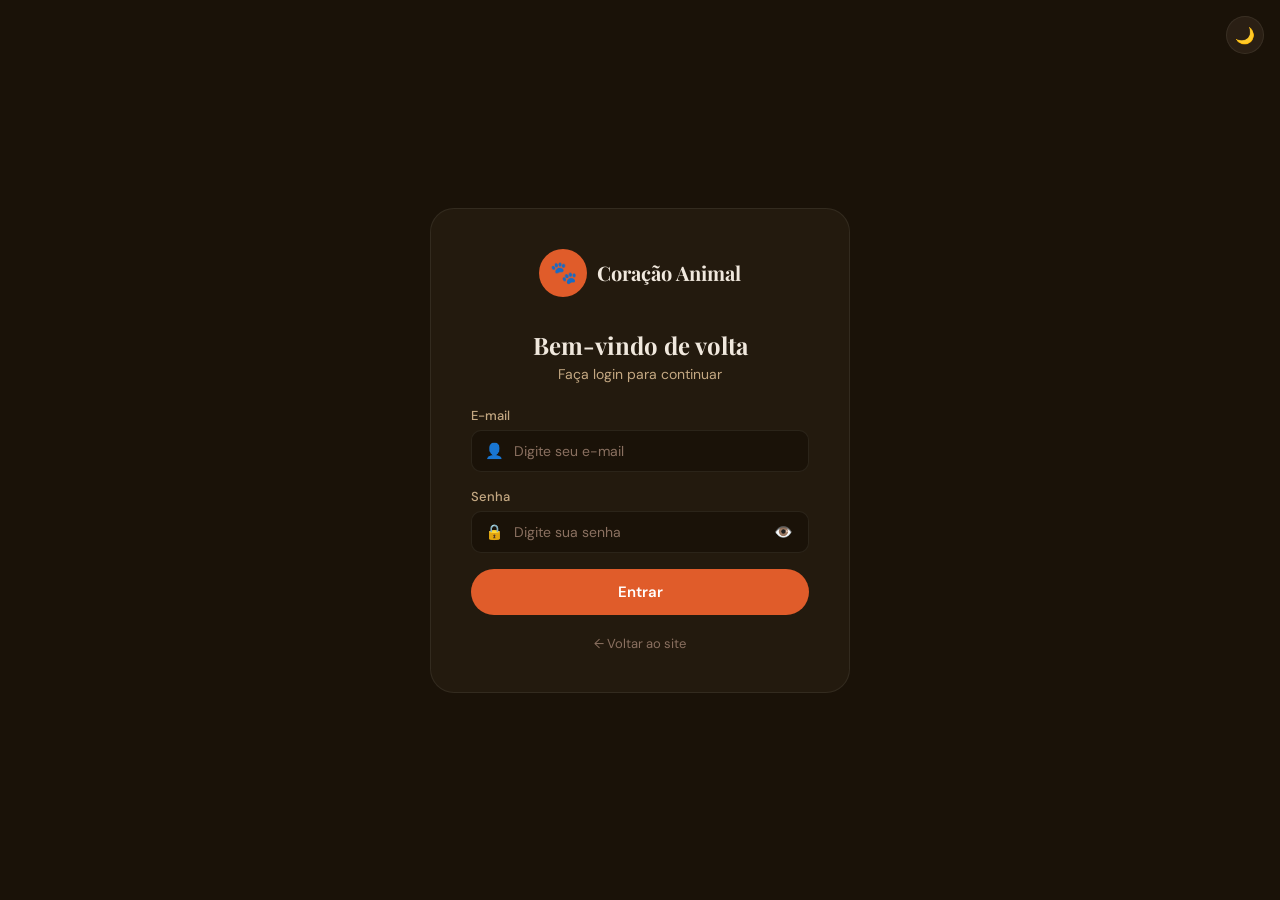
<file: frontend/pages/admin.html>
<!DOCTYPE html>
<html lang="pt-BR" data-theme="dark">
<head>
  <meta charset="UTF-8"/>
  <meta name="viewport" content="width=device-width, initial-scale=1.0"/>
  <title>Admin — Coração Animal</title>
  <link rel="stylesheet" href="../css/style.css"/>
  <style>
    /* ── Admin Layout ──────────────────────────────────── */
    .admin-wrap { display:grid;grid-template-columns:220px 1fr;min-height:calc(100vh - 64px);transition:var(--transition); }

    /* ── Sidebar ───────────────────────────────────────── */
    .admin-sidebar { background:var(--bg-card);border-right:1px solid var(--border);padding:1.25rem 0;position:sticky;top:64px;height:calc(100vh - 64px);overflow-y:auto;transition:var(--transition); }
    .sidebar-section { font-size:10px;font-weight:700;color:var(--text-muted);text-transform:uppercase;letter-spacing:.12em;padding:0 1.25rem;margin:1.25rem 0 4px;display:block;font-family:'DM Sans',sans-serif; }
    .sidebar-section:first-child { margin-top:0; }
    .sidebar-item { display:flex;align-items:center;gap:10px;padding:9px 1.25rem;font-size:14px;color:var(--text-sec);cursor:pointer;transition:var(--transition);border-left:3px solid transparent;text-decoration:none;font-family:'DM Sans',sans-serif;background:none;border-top:none;border-right:none;border-bottom:none;width:100%;text-align:left; }
    .sidebar-item:hover  { color:var(--text);background:var(--bg-muted); }
    .sidebar-item.active { color:var(--laranja);background:rgba(224,92,42,.06);border-left-color:var(--laranja);font-weight:500; }
    .sidebar-icon { width:20px;text-align:center;font-size:16px;flex-shrink:0; }

    /* ── Main content ──────────────────────────────────── */
    .admin-main { padding:2rem;background:var(--bg);transition:var(--transition);min-width:0; }
    .admin-panel { display:none; }
    .admin-panel.active { display:block; }

    /* ── Panel header ──────────────────────────────────── */
    .panel-header { display:flex;align-items:flex-start;justify-content:space-between;margin-bottom:1.5rem;flex-wrap:wrap;gap:12px; }
    .panel-title { font-family:'Playfair Display',serif;font-size:32px;font-weight:700;color:var(--text); }
    .panel-sub { font-size:13px;color:var(--text-muted);font-family:'DM Sans',sans-serif;margin-top:2px; }
    .btn-new { background:var(--laranja);color:white;border:none;border-radius:50px;padding:9px 20px;font-size:13px;font-weight:600;font-family:'DM Sans',sans-serif;cursor:pointer;transition:var(--transition);white-space:nowrap; }
    .btn-new:hover { background:var(--laranja-hover); }

    /* ── Stats cards ───────────────────────────────────── */
    .stats-row { display:grid;grid-template-columns:repeat(auto-fit,minmax(200px,1fr));gap:24px;margin-bottom:2rem; }
    .stat-card { background:linear-gradient(135deg,rgba(224,92,42,0.1) 0%,rgba(224,92,42,0.05) 100%);border:1.5px solid rgba(224,92,42,0.3);border-radius:16px;padding:2rem;transition:var(--transition);box-shadow:0 4px 12px rgba(0,0,0,0.06);position:relative;overflow:hidden; }
    .stat-card::before { content:'';position:absolute;top:-50%;right:-50%;width:200px;height:200px;background:radial-gradient(circle,rgba(224,92,42,0.1) 0%,transparent 70%);border-radius:50%;pointer-events:none; }
    .stat-card.green  { background:linear-gradient(135deg,rgba(74,124,89,0.1) 0%,rgba(74,124,89,0.05) 100%);border-color:rgba(74,124,89,0.3); }
    .stat-card.blue   { background:linear-gradient(135deg,rgba(24,95,165,0.1) 0%,rgba(24,95,165,0.05) 100%);border-color:rgba(24,95,165,0.3); }
    .stat-card.purple { background:linear-gradient(135deg,rgba(127,119,221,0.1) 0%,rgba(127,119,221,0.05) 100%);border-color:rgba(127,119,221,0.3); }
    .stat-card:hover { transform:translateY(-8px);box-shadow:0 12px 28px rgba(0,0,0,0.15);border-color:rgba(224,92,42,0.6); }
    .stat-card.green:hover { border-color:rgba(74,124,89,0.6); }
    .stat-card.blue:hover { border-color:rgba(24,95,165,0.6); }
    .stat-card.purple:hover { border-color:rgba(127,119,221,0.6); }
    .stat-icon { font-size:40px;margin-bottom:12px;display:inline-block;background:rgba(224,92,42,0.1);padding:12px;border-radius:12px;line-height:1; }
    .stat-card.green .stat-icon { background:rgba(74,124,89,0.1); }
    .stat-card.blue .stat-icon { background:rgba(24,95,165,0.1); }
    .stat-card.purple .stat-icon { background:rgba(127,119,221,0.1); }
    .stat-val { font-family:'Playfair Display',serif;font-size:48px;font-weight:800;color:var(--laranja);line-height:1;letter-spacing:-1px; }
    .stat-card.green  .stat-val { color:#4a7c59; }
    .stat-card.blue   .stat-val { color:#185FA5; }
    .stat-card.purple .stat-val { color:#7F77DD; }
    [data-theme=dark] .stat-card.green  .stat-val { color:#5DCAA5; }
    [data-theme=dark] .stat-card.blue   .stat-val { color:#85B7EB; }
    [data-theme=dark] .stat-card.purple .stat-val { color:#AFA9EC; }
    .stat-label { font-size:16px;color:var(--text);font-family:'DM Sans',sans-serif;margin-top:8px;font-weight:600;line-height:1.4; }

    /* ── Data table ────────────────────────────────────── */
    .table-wrap { background:var(--bg-card);border:1px solid var(--border);border-radius:var(--radius);overflow:hidden; }
    .table-toolbar { padding:1rem 1.25rem;border-bottom:1px solid var(--border);display:flex;align-items:center;justify-content:space-between;gap:12px;flex-wrap:wrap; }
    .table-search { background:var(--bg);border:1px solid var(--border);border-radius:50px;padding:8px 16px;font-size:13px;color:var(--text);outline:none;transition:var(--transition);min-width:200px;font-family:'DM Sans',sans-serif; }
    .table-search:focus { border-color:var(--laranja); }
    table { width:100%;border-collapse:collapse;font-family:'DM Sans',sans-serif; }
    thead tr { background:var(--bg-muted);border-bottom:1px solid var(--border); }
    thead th { padding:10px 16px;font-size:12px;font-weight:600;color:var(--text-sec);text-align:left;white-space:nowrap; }
    tbody tr { border-bottom:1px solid var(--border);transition:var(--transition); }
    tbody tr:last-child { border-bottom:none; }
    tbody tr:hover { background:rgba(224,92,42,.03); }
    tbody td { padding:12px 16px;font-size:13px;color:var(--text); }
    .table-empty { text-align:center;padding:3rem;color:var(--text-muted);font-family:'DM Sans',sans-serif; }
    .actions-cell { display:flex;gap:6px; }
    .btn-edit, .btn-delete { background:transparent;border:1px solid var(--border);border-radius:6px;padding:5px 12px;font-size:12px;cursor:pointer;transition:var(--transition);font-family:'DM Sans',sans-serif;color:var(--text-sec); }
    .btn-edit:hover   { border-color:var(--laranja);color:var(--laranja); }
    .btn-delete:hover { border-color:#e53935;color:#e53935; }

    /* ── Edit modal ────────────────────────────────────── */
    .modal-overlay { display:none;position:fixed;inset:0;background:rgba(0,0,0,.5);z-index:200;align-items:center;justify-content:center;padding:1rem;backdrop-filter:blur(4px); }
    .modal-overlay.open { display:flex; }
    .modal-box { background:var(--bg-card);border:1px solid var(--border);border-radius:1.5rem;width:100%;max-width:500px;max-height:90vh;overflow-y:auto; }
    .modal-header { padding:1.25rem 1.5rem;border-bottom:1px solid var(--border);display:flex;align-items:center;justify-content:space-between; }
    .modal-title { font-family:'Playfair Display',serif;font-size:18px;font-weight:700;color:var(--text); }
    .modal-close { background:transparent;border:none;color:var(--text-muted);font-size:20px;cursor:pointer;padding:4px 8px;border-radius:6px;transition:var(--transition); }
    .modal-close:hover { color:var(--text);background:var(--bg-muted); }
    .modal-body { padding:1.5rem; }
    .modal-footer { padding:1rem 1.5rem;border-top:1px solid var(--border);display:flex;gap:10px;justify-content:flex-end; }
    .form-grupo { margin-bottom:1rem; }
    .form-grupo label { display:block;font-size:13px;font-weight:500;color:var(--text-sec);margin-bottom:6px;font-family:'DM Sans',sans-serif; }
    .form-grupo input,
    .form-grupo select,
    .form-grupo textarea { width:100%;background:var(--bg);border:1px solid var(--border);border-radius:10px;padding:10px 14px;font-size:14px;color:var(--text);outline:none;transition:var(--transition);font-family:'DM Sans',sans-serif; }
    .form-grupo input:focus,
    .form-grupo select:focus,
    .form-grupo textarea:focus { border-color:var(--laranja);box-shadow:0 0 0 3px rgba(224,92,42,.1); }
    .form-row { display:grid;grid-template-columns:1fr 1fr;gap:12px; }
    .btn-save   { background:var(--laranja);color:white;border:none;border-radius:50px;padding:9px 24px;font-size:14px;font-weight:600;font-family:'DM Sans',sans-serif;cursor:pointer;transition:var(--transition); }
    .btn-save:hover { background:var(--laranja-hover); }
    .btn-cancel { background:transparent;border:1px solid var(--border);border-radius:50px;padding:9px 20px;font-size:14px;font-family:'DM Sans',sans-serif;cursor:pointer;color:var(--text-sec);transition:var(--transition); }
    .btn-cancel:hover { border-color:var(--laranja);color:var(--laranja); }

    /* ── Month adoption highlight ──────────────────────── */
    .month-highlight { background:var(--bg-card);border:1px solid var(--border);border-radius:var(--radius);padding:1.5rem;display:flex;align-items:center;justify-content:space-between;margin-bottom:1.5rem;flex-wrap:wrap;gap:12px; }
    .month-num { font-family:'Playfair Display',serif;font-size:48px;font-weight:700;color:var(--laranja);line-height:1; }
    .month-info { font-size:13px;color:var(--text-sec);font-family:'DM Sans',sans-serif; }
    .month-label { font-size:12px;color:var(--text-muted);font-family:'DM Sans',sans-serif;margin-top:4px; }
    canvas { width:100%;height:180px; }

    @media(max-width:900px) {
      .admin-wrap { grid-template-columns:1fr; }
      .admin-sidebar { display:none; }
      .admin-main { padding:1rem; }
      .form-row { grid-template-columns:1fr; }
    }
  </style>
</head>
<body>

<!-- Admin-only page: redirect non-admins immediately -->
<script src="../js/auth.js"></script>
<script>requireAdmin();</script>

<!-- ── NAVBAR ────────────────────────────────── -->
<nav>
  <a href="../index.html" class="nav-logo"><img src="../img/logo-coracao-animal.png" alt="Coração Animal" class="nav-logo-img" /></a>
  <ul class="nav-links">
    <li><a href="../index.html">Site</a></li>
    <li><a href="animais.html">Animais</a></li>
    <li><a href="register-animal.html">+ Cadastrar</a></li>
  </ul>
  <div class="nav-actions">
    <button class="btn-tema" id="btnTema" onclick="alternarTema()"><span id="temaIcone">🌙</span></button>
    <span style="font-size:13px;color:var(--laranja);font-weight:600;font-family:'DM Sans',sans-serif">⚙ Admin</span>
    <button onclick="logout()" style="background:transparent;border:1px solid var(--border);border-radius:50px;padding:6px 14px;font-size:12px;color:var(--text-sec);cursor:pointer;font-family:'DM Sans',sans-serif">Sair</button>
  </div>
</nav>

<!-- ── LAYOUT ─────────────────────────────────── -->
<div class="admin-wrap">

  <!-- Sidebar -->
  <aside class="admin-sidebar">
    <span class="sidebar-section">Visão geral</span>
    <button class="sidebar-item active" onclick="showPanel('dashboard',this)">
      <span class="sidebar-icon">📊</span> Dashboard
    </button>
    <span class="sidebar-section">Gerenciar</span>
    <button class="sidebar-item" onclick="showPanel('animals',this)">
      <span class="sidebar-icon">🐾</span> Animais
    </button>
    <button class="sidebar-item" onclick="showPanel('adopters',this)">
      <span class="sidebar-icon">👤</span> Adotantes
    </button>
    <button class="sidebar-item" onclick="showPanel('adoptions',this)">
      <span class="sidebar-icon">🏠</span> Adoções
    </button>
    <button class="sidebar-item" onclick="showPanel('donations',this)">
      <span class="sidebar-icon">💰</span> Doações
    </button>
    <button class="sidebar-item" onclick="showPanel('volunteers',this)">
      <span class="sidebar-icon">🤝</span> Voluntários
    </button>
    <span class="sidebar-section">Site</span>
    <a href="../index.html" class="sidebar-item">
      <span class="sidebar-icon">🏠</span> Ver site
    </a>
    <a href="register-animal.html" class="sidebar-item">
      <span class="sidebar-icon">➕</span> Cadastrar Animal
    </a>
  </aside>

  <!-- Main -->
  <main class="admin-main">

    <!-- ── DASHBOARD PANEL ─────────────────────────── -->
    <div id="panel-dashboard" class="admin-panel active">
      <div class="panel-header">
        <div>
          <div class="panel-title">Dashboard</div>
          <div class="panel-sub">Visão geral do sistema</div>
        </div>
        <span class="dash-simulated-badge" style="display:none;font-size:11px;color:var(--laranja);background:rgba(224,92,42,.08);border:1px solid rgba(224,92,42,.2);border-radius:20px;padding:3px 12px;font-family:'DM Sans',sans-serif">
          📊 Dados simulados
        </span>
      </div>

      <!-- Adoptions this month highlight -->
      <div class="month-highlight">
        <div>
          <div style="font-size:13px;color:var(--text-sec);font-family:'DM Sans',sans-serif;margin-bottom:6px">📅 Adoções este mês</div>
          <div class="month-num" id="dash-month-adoptions">—</div>
          <div class="month-label">Novos animais que encontraram um lar</div>
        </div>
        <div style="text-align:right">
          <div style="font-size:13px;color:var(--text-muted);font-family:'DM Sans',sans-serif">Taxa geral de adoção</div>
          <div style="font-family:'Playfair Display',serif;font-size:32px;font-weight:700;color:var(--laranja)" id="dash-rate">—</div>
          <div style="height:6px;background:var(--bg-muted);border-radius:50px;overflow:hidden;width:160px;margin-top:6px">
            <div id="dash-rate-bar" style="height:100%;background:linear-gradient(90deg,var(--laranja),#4a7c59);border-radius:50px;width:0%;transition:width 1.2s cubic-bezier(.4,0,.2,1)"></div>
          </div>
        </div>
      </div>

      <!-- Stat cards -->
      <div class="stats-row">
        <div class="stat-card"><div class="stat-icon">🐾</div><div class="stat-val" id="dash-total-animals">—</div><div class="stat-label">Animais cadastrados</div></div>
        <div class="stat-card green"><div class="stat-icon">✅</div><div class="stat-val" id="dash-available">—</div><div class="stat-label">Disponíveis</div></div>
        <div class="stat-card blue"><div class="stat-icon">🏠</div><div class="stat-val" id="dash-adopted">—</div><div class="stat-label">Adotados</div></div>
        <div class="stat-card purple"><div class="stat-icon">👤</div><div class="stat-val" id="dash-adopters">—</div><div class="stat-label">Adotantes</div></div>
        <div class="stat-card"><div class="stat-icon">🤝</div><div class="stat-val" id="dash-volunteers">—</div><div class="stat-label">Voluntários</div></div>
        <div class="stat-card green"><div class="stat-icon">💰</div><div class="stat-val" id="dash-raised">—</div><div class="stat-label">Total arrecadado</div></div>
      </div>

      <!-- Chart -->
      <div style="background:var(--bg-card);border:1px solid var(--border);border-radius:var(--radius);padding:1.25rem">
        <div style="font-size:13px;color:var(--text-sec);font-family:'DM Sans',sans-serif;margin-bottom:1rem">
          📈 Adoções e doações por mês — 2026
        </div>
        <canvas id="monthlyChart"></canvas>
      </div>
    </div>

    <!-- ── ANIMALS PANEL ───────────────────────────── -->
    <div id="panel-animals" class="admin-panel">
      <div class="panel-header">
        <div>
          <div class="panel-title">Animais</div>
          <div class="panel-sub">Gerencie os animais cadastrados</div>
        </div>
        <button class="btn-new" onclick="openAnimalModal()">+ Novo animal</button>
      </div>
      <div class="table-wrap">
        <div class="table-toolbar">
          <input class="table-search" placeholder="Buscar animal..." oninput="filterTable('animals',this.value)"/>
        </div>
        <table>
          <thead><tr><th>ID</th><th>Nome</th><th>Espécie</th><th>Raça</th><th>Status</th><th>Ações</th></tr></thead>
          <tbody id="animals-tbody"><tr><td colspan="6" class="table-empty">Carregando...</td></tr></tbody>
        </table>
      </div>
    </div>

    <!-- ── ADOPTERS PANEL ──────────────────────────── -->
    <div id="panel-adopters" class="admin-panel">
      <div class="panel-header">
        <div>
          <div class="panel-title">Adotantes</div>
          <div class="panel-sub">Pessoas cadastradas no sistema</div>
        </div>
      </div>
      <div class="table-wrap">
        <div class="table-toolbar">
          <input class="table-search" placeholder="Buscar adotante..." oninput="filterTable('adopters',this.value)"/>
        </div>
        <table>
          <thead><tr><th>ID</th><th>Nome</th><th>E-mail</th><th>Telefone</th><th>Cadastro</th></tr></thead>
          <tbody id="adopters-tbody"><tr><td colspan="5" class="table-empty">Carregando...</td></tr></tbody>
        </table>
      </div>
    </div>

    <!-- ── ADOPTIONS PANEL ─────────────────────────── -->
    <div id="panel-adoptions" class="admin-panel">
      <div class="panel-header">
        <div>
          <div class="panel-title">Adoções</div>
          <div class="panel-sub">Processos de adoção registrados</div>
        </div>
      </div>
      <div class="table-wrap">
        <div class="table-toolbar">
          <input class="table-search" placeholder="Buscar adoção..." oninput="filterTable('adoptions',this.value)"/>
        </div>
        <table>
          <thead><tr><th>ID</th><th>Animal</th><th>Adotante</th><th>Data</th><th>Status</th><th>Ações</th></tr></thead>
          <tbody id="adoptions-tbody"><tr><td colspan="6" class="table-empty">Carregando...</td></tr></tbody>
        </table>
      </div>
    </div>

    <!-- ── DONATIONS PANEL ─────────────────────────── -->
    <div id="panel-donations" class="admin-panel">
      <div class="panel-header">
        <div><div class="panel-title">Doações</div><div class="panel-sub">Contribuições recebidas</div></div>
      </div>
      <div class="table-wrap">
        <table>
          <thead><tr><th>ID</th><th>Valor</th><th>Forma</th><th>Status</th><th>Data</th></tr></thead>
          <tbody id="donations-tbody"><tr><td colspan="5" class="table-empty">Carregando...</td></tr></tbody>
        </table>
      </div>
    </div>

    <!-- ── VOLUNTEERS PANEL ────────────────────────── -->
    <div id="panel-volunteers" class="admin-panel">
      <div class="panel-header">
        <div><div class="panel-title">Voluntários</div><div class="panel-sub">Colaboradores da ONG</div></div>
        <button class="btn-new" onclick="openVolunteerModal()">+ Novo voluntário</button>
      </div>
      <div class="table-wrap">
        <table>
          <thead><tr><th>ID</th><th>Nome</th><th>E-mail</th><th>Área</th><th>Ações</th></tr></thead>
          <tbody id="volunteers-tbody"><tr><td colspan="5" class="table-empty">Carregando...</td></tr></tbody>
        </table>
      </div>
    </div>

  </main>
</div>

<!-- ── ANIMAL EDIT MODAL ──────────────────────────────────── -->
<div id="animalModal" class="modal-overlay">
  <div class="modal-box">
    <div class="modal-header">
      <div class="modal-title" id="animalModalTitle">Novo Animal</div>
      <button class="modal-close" onclick="closeAnimalModal()">✕</button>
    </div>
    <div class="modal-body">
      <input type="hidden" id="editAnimalId"/>
      <div class="form-row">
        <div class="form-grupo">
          <label>Nome *</label>
          <input type="text" id="editAnimalNome" placeholder="Nome do animal"/>
        </div>
        <div class="form-grupo">
          <label>Espécie *</label>
          <select id="editAnimalEspecie">
            <option value="">Selecione</option>
            <option value="cao">Cão</option>
            <option value="gato">Gato</option>
          </select>
        </div>
        <div class="form-grupo">
          <label>Raça</label>
          <input type="text" id="editAnimalRaca" placeholder="SRD"/>
        </div>
        <div class="form-grupo">
          <label>Idade (anos)</label>
          <input type="number" id="editAnimalIdade" min="0" max="30"/>
        </div>
        <div class="form-grupo">
          <label>Porte *</label>
          <select id="editAnimalPorte">
            <option value="">Selecione</option>
            <option value="pequeno">Pequeno</option>
            <option value="medio">Médio</option>
            <option value="grande">Grande</option>
          </select>
        </div>
        <div class="form-grupo">
          <label>Status</label>
          <select id="editAnimalStatus">
            <option value="disponivel">Disponível</option>
            <option value="em_processo">Em processo</option>
            <option value="adotado">Adotado</option>
            <option value="em_tratamento">Em tratamento</option>
          </select>
        </div>
      </div>

      <!-- ── Foto ─────────────────────────────────────────── -->
      <div class="form-grupo">
        <label>Foto do animal</label>

        <!-- Preview -->
        <div id="fotoPreviewWrap" style="display:none;margin-bottom:10px;position:relative;width:100%;height:180px;border-radius:10px;overflow:hidden;background:var(--bg-muted)">
          <img id="fotoPreviewImg"
               style="width:100%;height:100%;object-fit:cover"
               alt="Preview"/>
          <button onclick="clearFoto()"
                  style="position:absolute;top:8px;right:8px;background:rgba(0,0,0,.55);border:none;color:white;border-radius:50%;width:28px;height:28px;font-size:14px;cursor:pointer;display:flex;align-items:center;justify-content:center">✕</button>
        </div>

        <!-- Upload de arquivo -->
        <label for="editAnimalFotoFile"
               id="fotoDropZone"
               style="display:flex;flex-direction:column;align-items:center;justify-content:center;gap:6px;border:2px dashed var(--border);border-radius:10px;padding:20px;cursor:pointer;transition:var(--transition);font-family:'DM Sans',sans-serif">
          <span style="font-size:28px">🖼️</span>
          <span style="font-size:13px;color:var(--text-sec)">Clique para escolher uma imagem</span>
          <span style="font-size:11px;color:var(--text-muted)">JPG, PNG, WEBP — máx. 5 MB</span>
        </label>
        <input type="file" id="editAnimalFotoFile" accept="image/*"
               style="display:none" onchange="handleFotoFile(this)"/>

        <!-- Separador -->
        <div style="display:flex;align-items:center;gap:8px;margin:10px 0">
          <div style="flex:1;height:1px;background:var(--border)"></div>
          <span style="font-size:11px;color:var(--text-muted);font-family:'DM Sans',sans-serif">ou cole uma URL</span>
          <div style="flex:1;height:1px;background:var(--border)"></div>
        </div>

        <!-- URL manual -->
        <input type="url" id="editAnimalFotoUrl"
               placeholder="https://exemplo.com/foto.jpg"
               oninput="handleFotoUrl(this.value)"
               style="width:100%;background:var(--bg);border:1px solid var(--border);border-radius:10px;padding:10px 14px;font-size:14px;color:var(--text);outline:none;transition:var(--transition);font-family:'DM Sans',sans-serif"/>
      </div>

      <div class="form-grupo">
        <label>Descrição *</label>
        <textarea id="editAnimalDesc" style="height:90px;resize:vertical"></textarea>
      </div>
    </div>
    <div class="modal-footer">
      <button class="btn-cancel" onclick="closeAnimalModal()">Cancelar</button>
      <button class="btn-save" onclick="saveAnimal()">Salvar</button>
    </div>
  </div>
</div>
<script src="../js/tema.js"></script>
<script src="../js/animais.js"></script>
<script src="../js/dashboard.js"></script>
<script src="../js/notifications.js"></script>
<script>
const ADMIN_API = 'https://coracaoanimal-api-fqegfpe7avcda5cy.chilecentral-01.azurewebsites.net/api';

// ── Foto: estado interno ──────────────────────────────
let _fotoBase64 = null;
let _fotoFile   = null;

function _showPreview(src) {
  document.getElementById('fotoPreviewImg').src = src;
  document.getElementById('fotoPreviewWrap').style.display = 'block';
  document.getElementById('fotoDropZone').style.display   = 'none';
}

function clearFoto() {
  _fotoBase64 = null;
  _fotoFile   = null;
  document.getElementById('editAnimalFotoFile').value = '';
  document.getElementById('editAnimalFotoUrl').value  = '';
  document.getElementById('fotoPreviewWrap').style.display = 'none';
  document.getElementById('fotoDropZone').style.display   = 'flex';
}

function handleFotoFile(input) {
  const file = input.files?.[0];
  if (!file) return;
  if (file.size > 5 * 1024 * 1024) {
    showNotification('Imagem muito grande. Máximo 5 MB.', 'error');
    input.value = '';
    return;
  }
  _fotoFile = file;
  document.getElementById('editAnimalFotoUrl').value = '';
  const reader = new FileReader();
  reader.onload = e => { _fotoBase64 = e.target.result; _showPreview(_fotoBase64); };
  reader.readAsDataURL(file);
}

function handleFotoUrl(url) {
  _fotoBase64 = null;
  _fotoFile   = null;
  document.getElementById('editAnimalFotoFile').value = '';
  if (!url.trim()) { clearFoto(); return; }
  const img = new Image();
  img.onload  = () => _showPreview(url);
  img.onerror = () => {
    document.getElementById('fotoPreviewWrap').style.display = 'none';
    document.getElementById('fotoDropZone').style.display   = 'flex';
  };
  img.src = url;
}

// ── Panel Navigation ──────────────────────────────────
function showPanel(name, btn) {
  document.querySelectorAll('.admin-panel').forEach(p => p.classList.remove('active'));
  document.querySelectorAll('.sidebar-item').forEach(b => b.classList.remove('active'));
  document.getElementById(`panel-${name}`).classList.add('active');
  if (btn) btn.classList.add('active');
  const loaders = {
    animals:    loadAnimalsTable,
    adopters:   loadAdoptersTable,
    adoptions:  loadAdoptionsTable,
    donations:  loadDonationsTable,
    volunteers: loadVolunteersTable,
  };
  if (loaders[name]) loaders[name]();
}

// ── Helpers ───────────────────────────────────────────
function renderTable(tbodyId, rows, emptyMsg = 'Nenhum registro encontrado') {
  const tbody = document.getElementById(tbodyId);
  if (!tbody) return;
  tbody.innerHTML = rows.length ? rows.join('') :
    `<tr><td colspan="99" class="table-empty">${emptyMsg}</td></tr>`;
}

function filterTable(type, query) {
  const q = query.toLowerCase();
  document.querySelectorAll(`#panel-${type} tbody tr`).forEach(tr => {
    tr.style.display = tr.textContent.toLowerCase().includes(q) ? '' : 'none';
  });
}

function fmtDate(d) {
  if (!d) return '—';
  try { return new Date(d).toLocaleDateString('pt-BR'); } catch { return '—'; }
}

function fmtCurrency(v) {
  return (v||0).toLocaleString('pt-BR', { style:'currency', currency:'BRL' });
}

// ── Animals ───────────────────────────────────────────
async function loadAnimalsTable() {
  const animals = await fetchAnimals();
  const rows = animals.map(a => `
    <tr>
      <td>${a.idAnimal}</td>
      <td><strong>${a.nome}</strong></td>
      <td>${a.especie === 'cao' ? '🐕 Cão' : '🐱 Gato'}</td>
      <td>${a.raca || '—'}</td>
      <td><span style="padding:3px 10px;border-radius:50px;font-size:11px;background:${
        a.statusAdocao==='disponivel'?'#e8f5e9':a.statusAdocao==='adotado'?'#e3f2fd':'#fff3e0'};color:${
        a.statusAdocao==='disponivel'?'#2e7d32':a.statusAdocao==='adotado'?'#1565c0':'#e65100'}">${
        a.statusAdocao}</span></td>
      <td><div class="actions-cell">
        <button class="btn-edit" onclick="editAnimal(${a.idAnimal})">Editar</button>
        <button class="btn-delete" onclick="confirmDeleteAnimal(${a.idAnimal},'${a.nome}')">Excluir</button>
      </div></td>
    </tr>`);
  renderTable('animals-tbody', rows, 'Nenhum animal cadastrado');
}

function openAnimalModal() {
  document.getElementById('editAnimalId').value = '';
  document.getElementById('animalModalTitle').textContent = 'Novo Animal';
  ['editAnimalNome','editAnimalRaca','editAnimalIdade','editAnimalDesc','editAnimalFotoUrl']
    .forEach(id => { const el = document.getElementById(id); if (el) el.value = ''; });
  document.getElementById('editAnimalEspecie').value = '';
  document.getElementById('editAnimalPorte').value   = '';
  document.getElementById('editAnimalStatus').value  = 'disponivel';
  clearFoto();
  document.getElementById('animalModal').classList.add('open');
}

function closeAnimalModal() {
  document.getElementById('animalModal').classList.remove('open');
  clearFoto();
}

async function editAnimal(id) {
  const animals = await fetchAnimals();
  const animal = (window._animalsMap||{})[id] || animals.find(a => a.idAnimal === id);
  if (!animal) { showNotification('Animal não encontrado','error'); return; }
  document.getElementById('editAnimalId').value           = animal.idAnimal;
  document.getElementById('animalModalTitle').textContent = `Editar — ${animal.nome}`;
  document.getElementById('editAnimalNome').value         = animal.nome      || '';
  document.getElementById('editAnimalEspecie').value      = animal.especie   || '';
  document.getElementById('editAnimalRaca').value         = animal.raca      || '';
  document.getElementById('editAnimalIdade').value        = animal.idade     || '';
  document.getElementById('editAnimalPorte').value        = animal.porte     || '';
  document.getElementById('editAnimalStatus').value       = animal.statusAdocao || 'disponivel';
  document.getElementById('editAnimalDesc').value         = animal.descricao || '';
  clearFoto();
  if (animal.fotoUrl) {
    document.getElementById('editAnimalFotoUrl').value = animal.fotoUrl;
    handleFotoUrl(animal.fotoUrl);
  }
  document.getElementById('animalModal').classList.add('open');
}

async function saveAnimal() {
  const id   = parseInt(document.getElementById('editAnimalId').value) || null;
  const nome = document.getElementById('editAnimalNome').value.trim();
  if (!nome) { showNotification('Nome é obrigatório','error'); return; }

  const fotoUrl = _fotoBase64
    || document.getElementById('editAnimalFotoUrl').value.trim()
    || '';

  const data = {
    nome,
    especie:      document.getElementById('editAnimalEspecie').value,
    raca:         document.getElementById('editAnimalRaca').value || null,
    idade:        parseInt(document.getElementById('editAnimalIdade').value) || null,
    porte:        document.getElementById('editAnimalPorte').value,
    statusAdocao: document.getElementById('editAnimalStatus').value,
    fotoUrl,
    descricao:    document.getElementById('editAnimalDesc').value,
  };

  try {
    if (id) {
      await updateAnimal(id, data, _fotoFile || null);
      showNotification(`${nome} atualizado!`, 'success');
    } else {
      await addAnimal(data, _fotoFile || null);
      showNotification(`${nome} cadastrado!`, 'success');
    }
    invalidateAnimalsCache();
    closeAnimalModal();
    loadAnimalsTable();
  } catch (err) {
    showNotification('Erro: ' + err.message, 'error');
  }
}

async function confirmDeleteAnimal(id, name) {
  if (!confirm(`Excluir "${name}"? Esta ação não pode ser desfeita.`)) return;
  try {
    await deleteAnimal(id);
    showNotification(`${name} removido`, 'success');
    invalidateAnimalsCache();
    loadAnimalsTable();
  } catch (err) {
    showNotification('Erro ao excluir: ' + err.message, 'error');
  }
}

// ── Adopters ──────────────────────────────────────────
async function loadAdoptersTable() {
  let adopters = [];
  try {
    const res = await fetch(`${ADMIN_API}/adotantes`);
    if (res.ok) adopters = await res.json();
  } catch {}
  if (!adopters.length) {
    const local = JSON.parse(localStorage.getItem('ca_adoptions')||'[]');
    adopters = local.map((a,i) => ({
      idAdotante:   i+1,
      nomeCompleto: a.adopter?.name  || '—',
      email:        a.adopter?.email || '—',
      telefone:     a.adopter?.phone || '—',
      dataCadastro: a.date,
    }));
  }
  const rows = adopters.map(a => `
    <tr>
      <td>${a.idAdotante}</td>
      <td>${a.nomeCompleto}</td>
      <td>${a.email}</td>
      <td>${a.telefone||'—'}</td>
      <td>${fmtDate(a.dataCadastro)}</td>
    </tr>`);
  renderTable('adopters-tbody', rows, 'Nenhum adotante cadastrado');
}

// ── Adoptions ─────────────────────────────────────────
async function loadAdoptionsTable() {
  let adoptions = [];
  try {
    const res = await fetch(`${ADMIN_API}/adocoes`);
    if (res.ok) adoptions = await res.json();
  } catch {}
  const local = JSON.parse(localStorage.getItem('ca_adoptions')||'[]');
  const merged = [...adoptions, ...local.map((a,i) => ({
    idAdocao:    'L' + (i+1),
    animalName:  a.animalName,
    adopterName: a.adopter?.name || '—',
    dataAdocao:  a.date,
    status:      a.status,
  }))];
  const rows = merged.map(a => `
    <tr>
      <td>${a.idAdocao}</td>
      <td>${a.animalName || (a.idAnimal ? '#'+a.idAnimal : '—')}</td>
      <td>${a.adopterName || (a.idAdotante ? '#'+a.idAdotante : '—')}</td>
      <td>${fmtDate(a.dataAdocao || a.date)}</td>
      <td><span style="padding:3px 10px;border-radius:50px;font-size:11px;background:#e8f5e9;color:#2e7d32">${a.status||'em_andamento'}</span></td>
      <td><div class="actions-cell">
        <button class="btn-edit" onclick="updateAdoptionStatus('${a.idAdocao}')">Status</button>
      </div></td>
    </tr>`);
  renderTable('adoptions-tbody', rows, 'Nenhuma adoção registrada');
}

async function updateAdoptionStatus(id) {
  const newStatus = prompt('Novo status:\n• em_andamento\n• concluida\n• cancelada');
  if (!newStatus) return;
  const validStatuses = ['em_andamento', 'concluida', 'cancelada'];
  if (!validStatuses.includes(newStatus.trim())) {
    showNotification('Status inválido. Use: em_andamento, concluida ou cancelada', 'error');
    return;
  }
  const status = newStatus.trim();
  const statusAnimalMap = { concluida:'adotado', cancelada:'disponivel', em_andamento:'em_processo' };
  const novoStatusAnimal = statusAnimalMap[status];

  function atualizarAnimalLocal(animalId) {
    if (!animalId) return;
    try {
      const animais = JSON.parse(localStorage.getItem('ca_animals') || '[]');
      const idx = animais.findIndex(a => a.idAnimal === animalId);
      if (idx !== -1) {
        animais[idx].statusAdocao = novoStatusAnimal;
        localStorage.setItem('ca_animals', JSON.stringify(animais));
        invalidateAnimalsCache();
      }
    } catch(e) { console.warn('[Admin] Erro ao atualizar animal local:', e); }
  }

  const isLocal = String(id).startsWith('L');
  if (isLocal) {
    const localIndex = parseInt(String(id).replace('L', '')) - 1;
    const local = JSON.parse(localStorage.getItem('ca_adoptions') || '[]');
    if (!local[localIndex]) { showNotification('Registro local não encontrado', 'error'); return; }
    local[localIndex].status = status;
    localStorage.setItem('ca_adoptions', JSON.stringify(local));
    atualizarAnimalLocal(local[localIndex].animalId);
    showNotification('Status atualizado!', 'success');
    loadAdoptionsTable();
    return;
  }

  try {
    const getRes = await fetch(`${ADMIN_API}/adocoes/${id}`);
    if (!getRes.ok) throw new Error('Adoção não encontrada');
    const adocao = await getRes.json();
    adocao.status = status;
    const putRes = await fetch(`${ADMIN_API}/adocoes/${id}`, {
      method: 'PUT', headers: {'Content-Type':'application/json'}, body: JSON.stringify(adocao),
    });
    if (!putRes.ok) throw new Error(`Erro ${putRes.status}`);
    if (adocao.idAnimal) {
      try {
        const animalRes = await fetch(`${ADMIN_API}/animais/${adocao.idAnimal}`);
        if (animalRes.ok) {
          const animal = await animalRes.json();
          animal.statusAdocao = novoStatusAnimal;
          await fetch(`${ADMIN_API}/animais/${adocao.idAnimal}`, {
            method: 'PUT', headers: {'Content-Type':'application/json'}, body: JSON.stringify(animal),
          });
        }
      } catch {}
      atualizarAnimalLocal(adocao.idAnimal);
    }
    showNotification('Status atualizado!', 'success');
    loadAdoptionsTable();
  } catch (err) {
    showNotification('Erro ao atualizar: ' + err.message, 'error');
  }
}

// ── Donations ─────────────────────────────────────────
async function loadDonationsTable() {
  let donations = [];
  try {
    const res = await fetch(`${ADMIN_API}/doacoes`);
    if (res.ok) donations = await res.json();
  } catch {}
  const rows = donations.map(d => `
    <tr>
      <td>${d.idDoacao}</td>
      <td>${fmtCurrency(d.valor)}</td>
      <td>${d.formaPagamento||'—'}</td>
      <td>${d.statusPagamento||'—'}</td>
      <td>${fmtDate(d.dataDoacao)}</td>
    </tr>`);
  renderTable('donations-tbody', rows, 'Nenhuma doação registrada');
}

// ── Volunteers ────────────────────────────────────────
async function loadVolunteersTable() {
  let volunteers = [];
  try {
    const res = await fetch(`${ADMIN_API}/voluntarios`);
    if (res.ok) volunteers = await res.json();
  } catch {}
  const rows = volunteers.map(v => `
    <tr>
      <td>${v.idVoluntario}</td>
      <td>${v.nomeCompleto}</td>
      <td>${v.email||'—'}</td>
      <td>${v.areaAtuacao||'—'}</td>
      <td><div class="actions-cell">
        <button class="btn-delete" onclick="deleteVolunteer(${v.idVoluntario},'${v.nomeCompleto}')">Excluir</button>
      </div></td>
    </tr>`);
  renderTable('volunteers-tbody', rows, 'Nenhum voluntário cadastrado');
}

function openVolunteerModal() { showNotification('Em desenvolvimento','info'); }

async function deleteVolunteer(id, name) {
  if (!confirm(`Excluir voluntário "${name}"?`)) return;
  try {
    await fetch(`${ADMIN_API}/voluntarios/${id}`, { method:'DELETE' });
    showNotification(`${name} removido`,'success');
    loadVolunteersTable();
  } catch { showNotification('Erro ao excluir','error'); }
}
</script> 

</body>
</html>
</file>
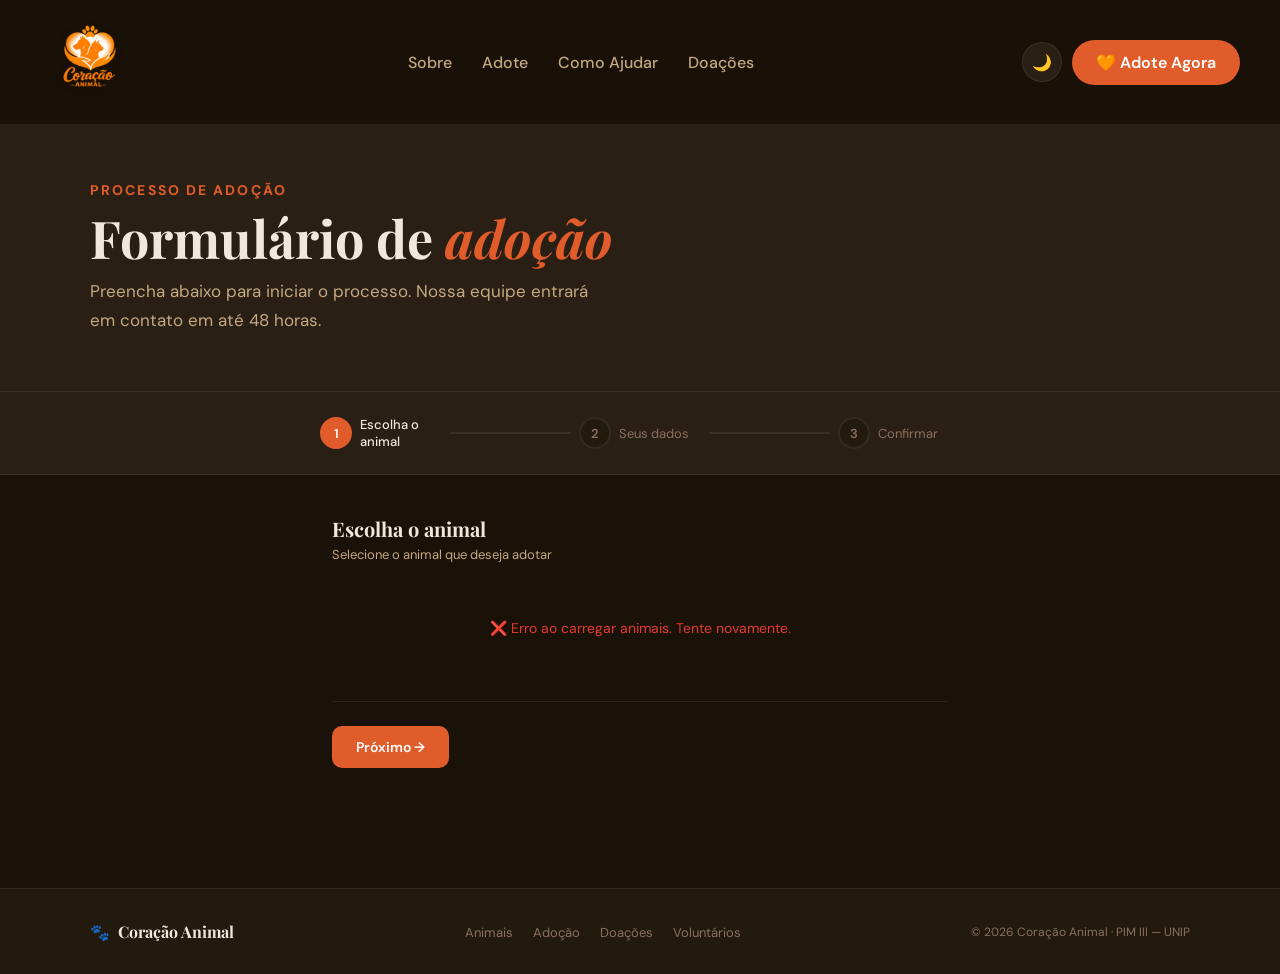
<file: frontend/pages/adocao.html>
<!DOCTYPE html>
<html lang="pt-BR" data-theme="light">
<head>
  <meta charset="UTF-8" />
  <meta name="viewport" content="width=device-width, initial-scale=1.0" />
  <title>Adoção — Coração Animal</title>
  <link rel="stylesheet" href="../css/style.css" />
  <link rel="stylesheet" href="../css/adocao.css" />
</head>
<body>

<nav>
  <a href="../index.html" class="nav-logo"><img src="../img/logo-coracao-animal.png" alt="Coração Animal" class="nav-logo-img" /></a>
  <ul class="nav-links">
    <li><a href="../index.html">Sobre</a></li>
    <li><a href="animais.html">Adote</a></li>
    <li><a href="voluntarios.html">Como Ajudar</a></li>
    <li><a href="doacoes.html">Doações</a></li>
  </ul>
  <div class="nav-actions">
    <button class="btn-tema" id="btnTema" onclick="alternarTema()"><span id="temaIcone">🌙</span></button>
    <a href="adocao.html" class="btn-cta">🧡 Adote Agora</a>
  </div>
</nav>

<div class="page-header">
  <div class="page-header-inner">
    <div class="section-label">Processo de adoção</div>
    <h1>Formulário de <em>adoção</em></h1>
    <p>Preencha abaixo para iniciar o processo. Nossa equipe entrará em contato em até 48 horas.</p>
  </div>
</div>

<div class="steps-wrap" id="stepsWrap">
  <div class="steps">
    <div class="step-item ativo" id="step-1"><div class="step-num">1</div><div class="step-label">Escolha o animal</div></div>
    <div class="step-linha" id="linha-1"></div>
    <div class="step-item" id="step-2"><div class="step-num">2</div><div class="step-label">Seus dados</div></div>
    <div class="step-linha" id="linha-2"></div>
    <div class="step-item" id="step-3"><div class="step-num">3</div><div class="step-label">Confirmar</div></div>
  </div>
</div>

<div id="formWrap">
  <div class="form-container">

    <div class="form-panel ativo" id="panel-1">
      <div class="form-titulo">Escolha o animal</div>
      <div class="form-subtitulo">Selecione o animal que deseja adotar</div>
      <div class="animal-selecao-grid" id="selecaoAnimais">
        <div class="loading" style="grid-column:1/-1"><div class="spinner"></div><p>Carregando animais disponíveis...</p></div>
      </div>
      <div class="form-acoes"><button class="btn-cta" style="border-radius:10px;padding:12px 24px;border:none;font-size:14px;cursor:pointer" onclick="proximoStep()">Próximo →</button></div>
    </div>

    <div class="form-panel" id="panel-2">
      <div class="form-titulo">Seus dados</div>
      <div class="form-subtitulo">Preencha seus dados pessoais</div>
      <div class="form-row">
        <div class="form-grupo"><label>Nome completo <span>*</span></label><input type="text" id="nomeCompleto" placeholder="Ex: João da Silva" /><div class="erro-msg" id="erro-nomeCompleto"></div></div>
        <div class="form-grupo"><label>CPF <span>*</span></label><input type="text" id="cpf" placeholder="000.000.000-00" oninput="mascaraCpf(this)" maxlength="14" /><div class="erro-msg" id="erro-cpf"></div></div>
      </div>
      <div class="form-row">
        <div class="form-grupo"><label>E-mail <span>*</span></label><input type="email" id="email" placeholder="seu@email.com" /><div class="erro-msg" id="erro-email"></div></div>
        <div class="form-grupo"><label>Telefone <span>*</span></label><input type="text" id="telefone" placeholder="(11) 99999-9999" oninput="mascaraTelefone(this)" maxlength="15" /><div class="erro-msg" id="erro-telefone"></div></div>
      </div>
      <div class="form-grupo"><label>Endereço completo <span>*</span></label><input type="text" id="endereco" placeholder="Rua, número, bairro, cidade — UF" /><div class="erro-msg" id="erro-endereco"></div></div>
      <div class="form-grupo"><label>Observações</label><textarea id="observacoes" placeholder="Conte sobre você, sua casa e experiência com animais..."></textarea></div>
      <label class="checkbox-grupo"><input type="checkbox" id="termos" /><span class="checkbox-label">Li e concordo com os termos de adoção responsável da ONG Coração Animal.</span></label>
      <div class="form-acoes">
        <button class="btn-sec" style="border-radius:10px;padding:12px 20px;font-size:14px;cursor:pointer" onclick="stepAnterior()">← Voltar</button>
        <button class="btn-cta" style="border-radius:10px;padding:12px 24px;border:none;font-size:14px;cursor:pointer;flex:1" onclick="proximoStep()">Próximo →</button>
      </div>
    </div>

    <div class="form-panel" id="panel-3">
      <div class="form-titulo">Confirmar adoção</div>
      <div class="form-subtitulo">Revise antes de confirmar</div>
      <div class="resumo-card"><div class="resumo-titulo">Animal escolhido</div><div id="resumo-animal"></div></div>
      <div class="resumo-card"><div class="resumo-titulo">Seus dados</div><div id="resumo-adotante"></div></div>
      <div class="form-acoes">
        <button class="btn-sec" style="border-radius:10px;padding:12px 20px;font-size:14px;cursor:pointer" onclick="stepAnterior()">← Voltar</button>
        <button class="btn-cta" style="border-radius:10px;padding:12px 24px;border:none;font-size:14px;cursor:pointer;flex:1" id="btnEnviar" onclick="enviarAdocao()">Confirmar adoção ✓</button>
      </div>
    </div>

  </div>
</div>

<div class="form-container">
  <div class="sucesso-wrap" id="sucessoWrap">
    <div class="sucesso-icone">🎉</div>
    <div class="sucesso-titulo">Solicitação enviada!</div>
    <div class="sucesso-desc">Sua solicitação foi registrada. Nossa equipe entrará em contato em até 48 horas.</div>
    <div class="sucesso-acoes">
      <a href="animais.html" class="btn-sec" style="border-radius:50px;padding:12px 24px;font-size:14px">Ver mais animais</a>
      <a href="../index.html" class="btn-cta" style="border-radius:50px;padding:12px 24px;font-size:14px">Voltar ao início</a>
    </div>
  </div>
</div>

<footer>
  <div class="footer-inner">
    <div class="footer-logo"><span>🐾</span> Coração Animal</div>
    <ul class="footer-links">
      <li><a href="animais.html">Animais</a></li>
      <li><a href="adocao.html">Adoção</a></li>
      <li><a href="doacoes.html">Doações</a></li>
      <li><a href="voluntarios.html">Voluntários</a></li>
    </ul>
    <div class="footer-copy">© 2026 Coração Animal · PIM III — UNIP</div>
  </div>
</footer>

<script src="../js/auth.js"></script>
<script>
  // Protege a pagina de adocao — exige login
  if (typeof estaLogado === "function" && !estaLogado()) {
    sessionStorage.setItem("coracao_redirect", "adocao.html");
    window.location.href = "login.html";
  }
</script>
<script src="../js/tema.js"></script>
<script src="../js/animais.js"></script>
<script src="../js/adocao.js"></script>
<script src="../js/adoption.js"></script>
</body>
</html>
</file>
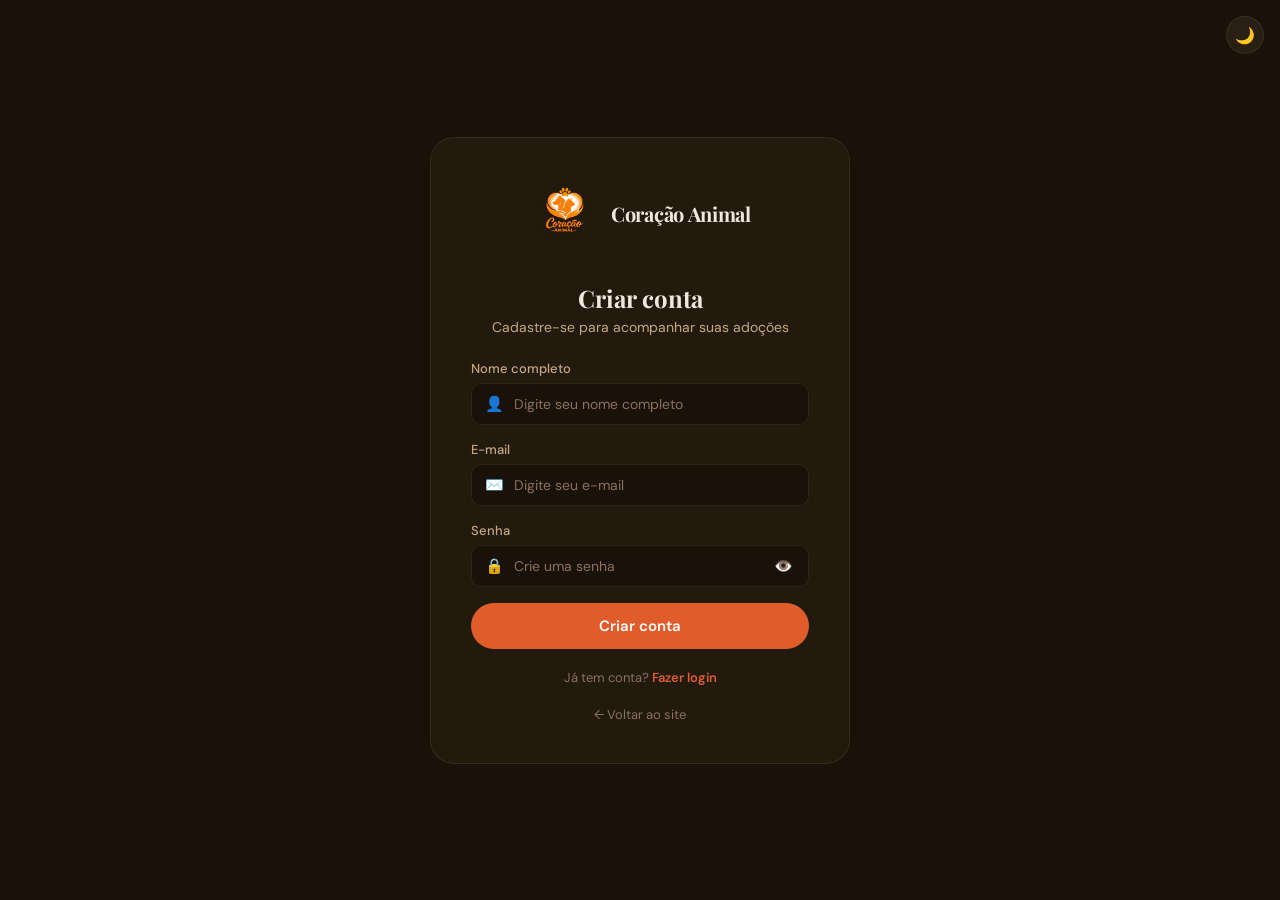
<file: frontend/pages/cadastro.html>
<!DOCTYPE html>
<html lang="pt-BR" data-theme="dark">
<head>
    <meta charset="UTF-8" />
    <meta name="viewport" content="width=device-width, initial-scale=1.0" />
    <title>Criar conta — Coração Animal</title>
    <link rel="stylesheet" href="../css/style.css" />
    <style>
        body {
            min-height: 100vh;
            display: flex;
            flex-direction: column;
            align-items: center;
            justify-content: center;
            background: var(--bg);
            padding: 1rem;
        }

        .login-card {
            background: var(--bg-card);
            border: 1px solid var(--border);
            border-radius: 1.5rem;
            padding: 2.5rem;
            width: 100%;
            max-width: 420px;
            animation: fadeUp .5s ease both;
        }

        @keyframes fadeUp {
            from { opacity: 0; transform: translateY(20px) }
            to { opacity: 1; transform: none }
        }

        .login-card .nav-logo {
            display: flex;
            align-items: center;
            justify-content: center;
            gap: 10px;
            margin-bottom: 2rem;
        }

        .login-card .nav-logo-img {
            height: 72px;
            width: auto;
            object-fit: contain;
            filter: drop-shadow(0 2px 4px rgba(0,0,0,0.1));
        }

        .login-logo-text {
            font-family: 'Playfair Display',serif;
            font-size: 20px;
            font-weight: 700;
            color: var(--text);
        }

        .login-title {
            font-family: 'Playfair Display',serif;
            font-size: 24px;
            font-weight: 700;
            color: var(--text);
            text-align: center;
            margin-bottom: 4px;
        }

        .login-sub {
            font-size: 14px;
            color: var(--text-sec);
            text-align: center;
            margin-bottom: 1.5rem;
            font-family: 'DM Sans',sans-serif;
        }

        .form-grupo { margin-bottom: 1rem; }

        .form-grupo label {
            display: block;
            font-size: 13px;
            font-weight: 500;
            color: var(--text-sec);
            margin-bottom: 6px;
            font-family: 'DM Sans',sans-serif;
        }

        .input-wrap { position: relative; }

        .input-icon {
            position: absolute;
            left: 14px;
            top: 50%;
            transform: translateY(-50%);
            font-size: 15px;
            pointer-events: none;
        }

        .form-grupo input {
            width: 100%;
            background: var(--bg);
            border: 1px solid var(--border);
            border-radius: 10px;
            padding: 11px 42px;
            font-size: 14px;
            color: var(--text);
            outline: none;
            transition: var(--transition);
            font-family: 'DM Sans',sans-serif;
        }

        .form-grupo input:focus {
            border-color: var(--laranja);
            box-shadow: 0 0 0 3px rgba(224,92,42,.12);
        }

        .form-grupo input.invalid {
            border-color: #e53935;
            box-shadow: 0 0 0 3px rgba(229,57,53,.1);
        }

        .btn-eye {
            position: absolute;
            right: 12px;
            top: 50%;
            transform: translateY(-50%);
            background: none;
            border: none;
            cursor: pointer;
            font-size: 15px;
            color: var(--text-muted);
            padding: 4px;
            transition: var(--transition);
        }

        .login-error {
            display: none;
            background: rgba(229,57,53,.08);
            border: 1px solid rgba(229,57,53,.2);
            border-radius: 10px;
            padding: 10px 14px;
            font-size: 13px;
            color: #e53935;
            margin-bottom: 1rem;
            text-align: center;
            font-family: 'DM Sans',sans-serif;
        }

        .login-error.visible { display: block; }

        .btn-login {
            width: 100%;
            background: var(--laranja);
            color: white;
            border: none;
            border-radius: 50px;
            padding: 13px;
            font-size: 15px;
            font-weight: 600;
            font-family: 'DM Sans',sans-serif;
            cursor: pointer;
            transition: var(--transition);
            display: flex;
            align-items: center;
            justify-content: center;
            gap: 8px;
            margin-top: .5rem;
        }

        .btn-login:hover { background: var(--laranja-hover); transform: translateY(-1px); }

        .btn-login:disabled {
            background: var(--bg-muted);
            color: var(--text-muted);
            cursor: not-allowed;
            transform: none;
        }

        .btn-spinner {
            display: none;
            width: 18px;
            height: 18px;
            border: 2px solid rgba(255,255,255,.3);
            border-top-color: white;
            border-radius: 50%;
            animation: spin .7s linear infinite;
        }

        @keyframes spin { to { transform: rotate(360deg) } }

        .login-back {
            display: flex;
            align-items: center;
            justify-content: center;
            gap: 6px;
            margin-top: 1.25rem;
            font-size: 13px;
            color: var(--text-muted);
            text-decoration: none;
            font-family: 'DM Sans',sans-serif;
            transition: var(--transition);
        }

        .login-back:hover { color: var(--laranja); }

        .login-hint {
            margin-top: 1.25rem;
            text-align: center;
            font-size: 13px;
            color: var(--text-muted);
            font-family: 'DM Sans',sans-serif;
        }

        .login-hint a {
            color: var(--laranja);
            text-decoration: none;
            font-weight: 600;
        }

        .theme-btn {
            position: fixed;
            top: 1rem;
            right: 1rem;
            width: 38px;
            height: 38px;
            border-radius: 50%;
            border: 1px solid var(--border);
            background: var(--bg-muted);
            color: var(--text-sec);
            font-size: 16px;
            cursor: pointer;
            display: flex;
            align-items: center;
            justify-content: center;
            transition: var(--transition);
        }
    </style>
</head>
<body>

    <button class="theme-btn" onclick="alternarTema()"><span id="temaIcone">🌙</span></button>

    <div class="login-card">
        <div class="nav-logo">
            <img src="../img/logo-coracao-animal.png" alt="Coração Animal" class="nav-logo-img" />
            <div class="login-logo-text">Coração Animal</div>
        </div>
        <div class="login-title">Criar conta</div>
        <div class="login-sub">Cadastre-se para acompanhar suas adoções</div>

        <div class="login-error" id="loginError">❌ Erro ao criar conta</div>

        <div class="form-grupo">
            <label for="inputNome">Nome completo</label>
            <div class="input-wrap">
                <span class="input-icon">👤</span>
                <input type="text" id="inputNome" placeholder="Digite seu nome completo" />
            </div>
        </div>

        <div class="form-grupo">
            <label for="inputEmail">E-mail</label>
            <div class="input-wrap">
                <span class="input-icon">✉️</span>
                <input type="email" id="inputEmail" placeholder="Digite seu e-mail" />
            </div>
        </div>

        <div class="form-grupo">
            <label for="inputPassword">Senha</label>
            <div class="input-wrap">
                <span class="input-icon">🔒</span>
                <input type="password" id="inputPassword" placeholder="Crie uma senha"
                       onkeydown="if(event.key==='Enter') handleRegister()" />
                <button class="btn-eye" onclick="togglePassword()" type="button">
                    <span id="eyeIcon">👁️</span>
                </button>
            </div>
        </div>

        <button class="btn-login" id="btnRegister" onclick="handleRegister()">
            <div class="btn-spinner" id="registerSpinner"></div>
            <span id="registerBtnText">Criar conta</span>
        </button>

        <div class="login-hint">Já tem conta? <a href="login.html">Fazer login</a></div>

        <a href="../index.html" class="login-back">← Voltar ao site</a>
    </div>

    <script src="../js/auth.js"></script>
    <script src="../js/tema.js"></script>
    <script src="../js/notifications.js"></script>
    <script>
        async function handleRegister() {
            const nome = document.getElementById('inputNome').value.trim();
            const email = document.getElementById('inputEmail').value.trim();
            const password = document.getElementById('inputPassword').value;
            const errorEl = document.getElementById('loginError');
            const btn = document.getElementById('btnRegister');
            const spinner = document.getElementById('registerSpinner');
            const btnText = document.getElementById('registerBtnText');

            errorEl.classList.remove('visible');
            document.getElementById('inputNome').classList.remove('invalid');
            document.getElementById('inputEmail').classList.remove('invalid');
            document.getElementById('inputPassword').classList.remove('invalid');

            if (!nome || !email || !password) {
                errorEl.textContent = '❌ Preencha todos os campos';
                errorEl.classList.add('visible');
                if (!nome) document.getElementById('inputNome').classList.add('invalid');
                if (!email) document.getElementById('inputEmail').classList.add('invalid');
                if (!password) document.getElementById('inputPassword').classList.add('invalid');
                return;
            }

            if (password.length < 6) {
                errorEl.textContent = '❌ A senha precisa ter pelo menos 6 caracteres';
                errorEl.classList.add('visible');
                document.getElementById('inputPassword').classList.add('invalid');
                return;
            }

            btn.disabled = true;
            spinner.style.display = 'block';
            btnText.textContent = 'Criando conta...';

            const result = await attemptRegister(nome, email, password);

            if (result.success) {
                btnText.textContent = '✓ Conta criada!';
                showNotification('Conta criada com sucesso!', 'success', 1500);
                setTimeout(() => window.location.href = '../index.html', 800);
            } else {
                spinner.style.display = 'none';
                btn.disabled = false;
                btnText.textContent = 'Criar conta';
                errorEl.textContent = '❌ ' + result.message;
                errorEl.classList.add('visible');
            }
        }

        function togglePassword() {
            const input = document.getElementById('inputPassword');
            const icon = document.getElementById('eyeIcon');
            input.type = input.type === 'password' ? 'text' : 'password';
            icon.textContent = input.type === 'password' ? '👁️' : '🙈';
        }
    </script>
</body>
</html>
</file>
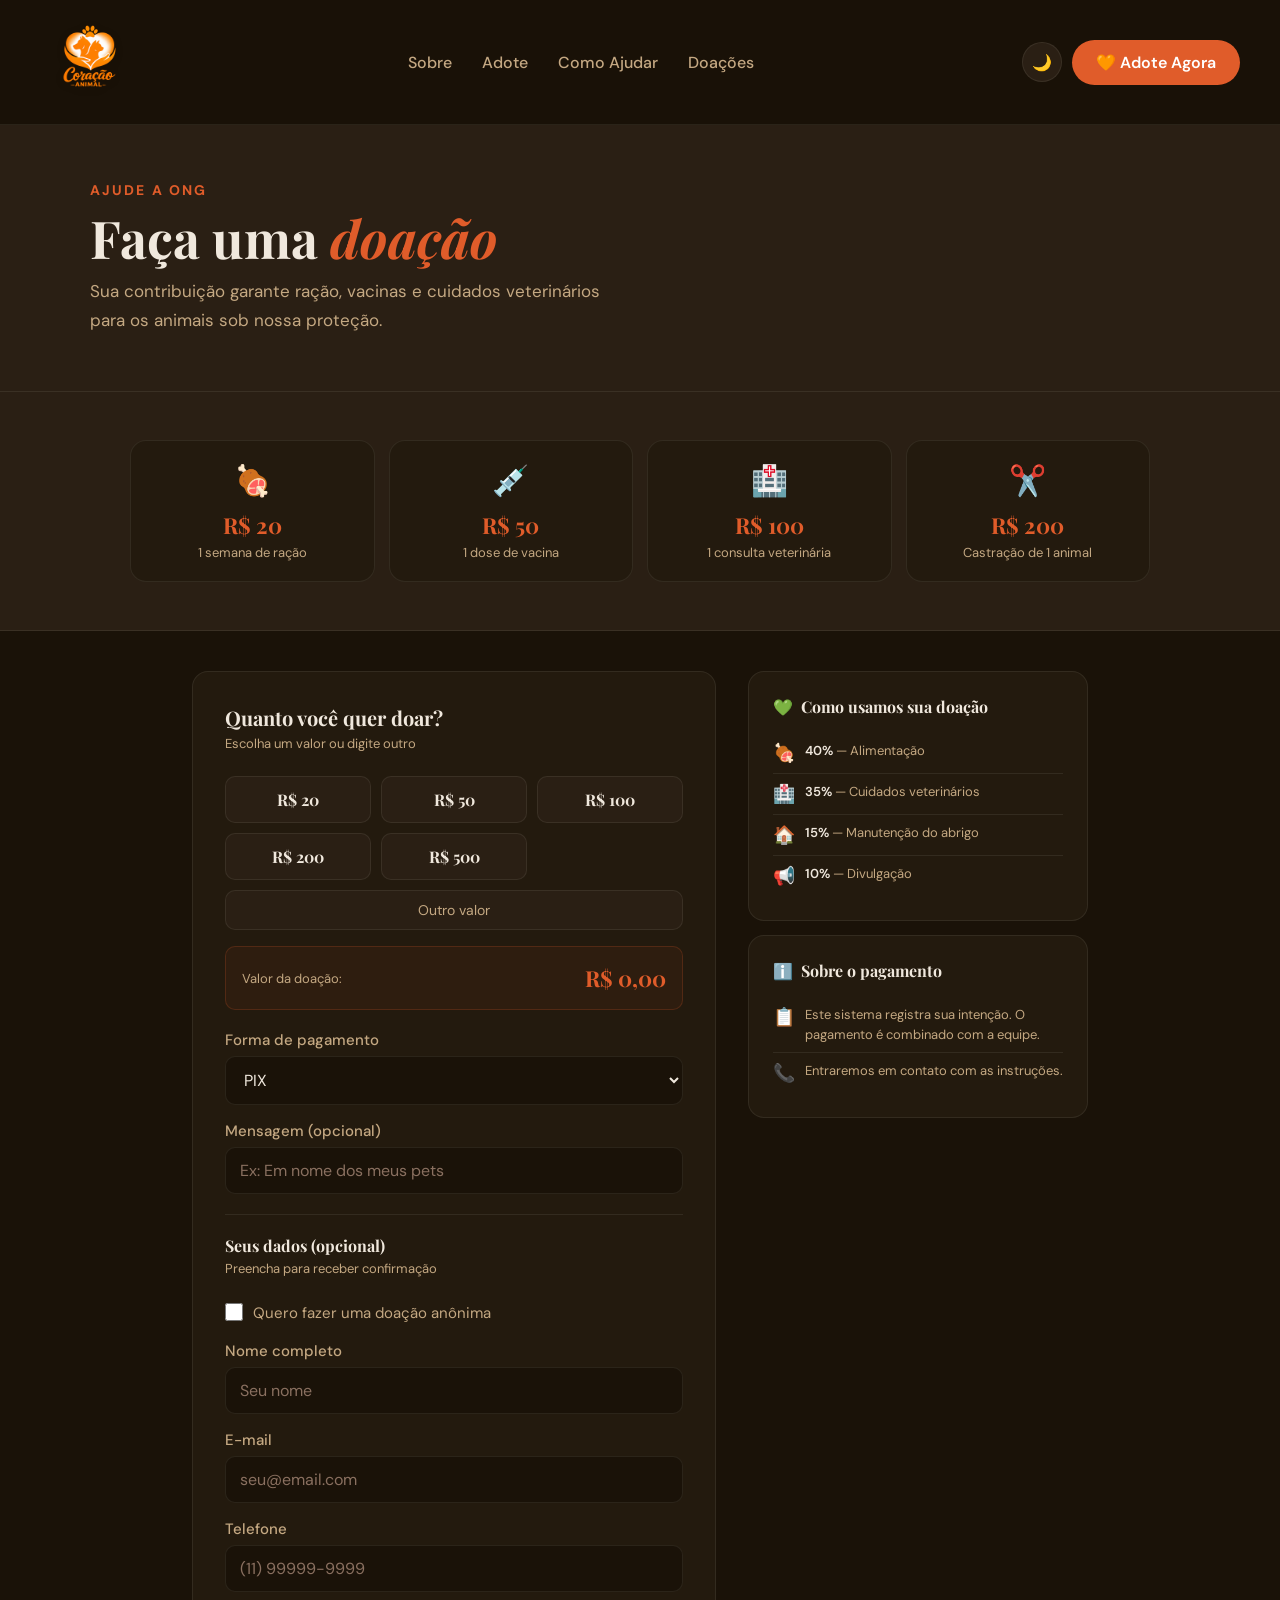
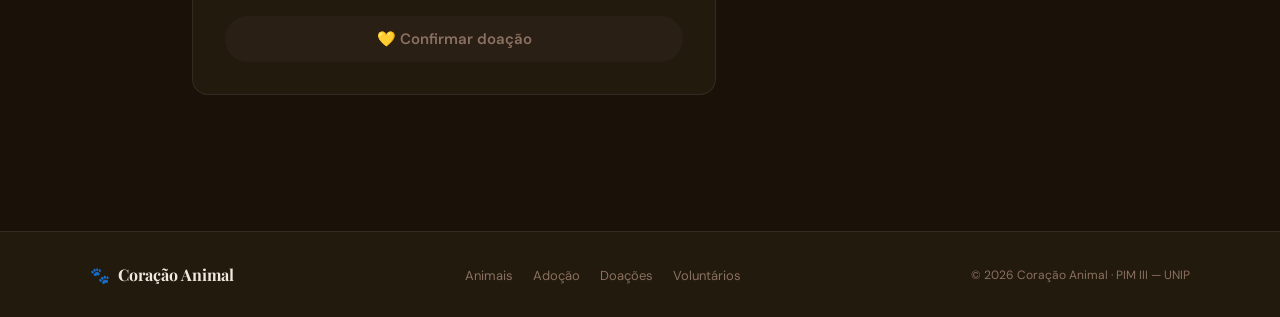
<file: frontend/pages/doacoes.html>
<!DOCTYPE html>
<html lang="pt-BR" data-theme="light">
<head>
  <meta charset="UTF-8" />
  <meta name="viewport" content="width=device-width, initial-scale=1.0" />
  <title>Doações — Coração Animal</title>
  <link rel="stylesheet" href="../css/style.css" />
  <link rel="stylesheet" href="../css/doacoes.css" />
</head>
<body>

<nav>
  <a href="../index.html" class="nav-logo"><img src="../img/logo-coracao-animal.png" alt="Coração Animal" class="nav-logo-img" /></a>
  <ul class="nav-links">
    <li><a href="../index.html">Sobre</a></li>
    <li><a href="animais.html">Adote</a></li>
    <li><a href="voluntarios.html">Como Ajudar</a></li>
    <li><a href=\"doacoes.html\" class=\"active\">Doações</a></li>
  </ul>
  <div class="nav-actions">
    <button class="btn-tema" id="btnTema" onclick="alternarTema()"><span id="temaIcone">🌙</span></button>
    <a href="adocao.html" class="btn-cta">🧡 Adote Agora</a>
  </div>
</nav>

<div class="page-header">
  <div class="page-header-inner">
    <div class="section-label">Ajude a ONG</div>
    <h1>Faça uma <em>doação</em></h1>
    <p>Sua contribuição garante ração, vacinas e cuidados veterinários para os animais sob nossa proteção.</p>
  </div>
</div>

<div class="impacto-section">
  <div class="section">
    <div class="impacto-grid">
      <div class="impacto-card"><div class="impacto-icone">🍖</div><div class="impacto-valor">R$ 20</div><div class="impacto-label">1 semana de ração</div></div>
      <div class="impacto-card"><div class="impacto-icone">💉</div><div class="impacto-valor">R$ 50</div><div class="impacto-label">1 dose de vacina</div></div>
      <div class="impacto-card"><div class="impacto-icone">🏥</div><div class="impacto-valor">R$ 100</div><div class="impacto-label">1 consulta veterinária</div></div>
      <div class="impacto-card"><div class="impacto-icone">✂️</div><div class="impacto-valor">R$ 200</div><div class="impacto-label">Castração de 1 animal</div></div>
    </div>
  </div>
</div>

<div id="formDoacaoWrap">
  <div class="doacoes-layout">
    <div class="form-doacao-wrap">
      <div class="form-titulo">Quanto você quer doar?</div>
      <div class="form-subtitulo">Escolha um valor ou digite outro</div>
      <div class="valores-grid">
        <button class="btn-valor" onclick="selecionarValor(20,this)">R$ 20</button>
        <button class="btn-valor" onclick="selecionarValor(50,this)">R$ 50</button>
        <button class="btn-valor" onclick="selecionarValor(100,this)">R$ 100</button>
        <button class="btn-valor" onclick="selecionarValor(200,this)">R$ 200</button>
        <button class="btn-valor" onclick="selecionarValor(500,this)">R$ 500</button>
        <button class="btn-valor-outro" onclick="ativarValorCustomizado(this)">Outro valor</button>
      </div>
      <div class="input-valor-wrap" id="inputValorWrap">
        <div class="input-valor-prefix">
          <span class="prefix-label">R$</span>
          <input type="number" class="input-valor" id="valorCustom" placeholder="0,00" min="1" step="0.01" oninput="onValorCustom(this)" />
        </div>
      </div>
      <div class="resumo-valor">
        <span class="resumo-valor-label">Valor da doação:</span>
        <span class="resumo-valor-num" id="resumoValor">R$ 0,00</span>
      </div>
      <div class="form-grupo"><label>Forma de pagamento</label>
        <select id="formaPagamento">
          <option value="pix">PIX</option>
          <option value="cartao_credito">Cartão de crédito</option>
          <option value="boleto">Boleto bancário</option>
          <option value="dinheiro">Dinheiro</option>
        </select>
      </div>
      <div class="form-grupo"><label>Mensagem (opcional)</label><input type="text" id="descricao" placeholder="Ex: Em nome dos meus pets" /></div>
      <div style="border-top:1px solid var(--border);margin:1.25rem 0"></div>
      <div class="form-titulo" style="font-size:16px;margin-bottom:4px">Seus dados (opcional)</div>
      <div class="form-subtitulo">Preencha para receber confirmação</div>
      <label class="checkbox-grupo"><input type="checkbox" id="anonimo" onchange="onAnonimo(this)" /><span class="checkbox-label">Quero fazer uma doação anônima</span></label>
      <div id="camposDados">
        <div class="form-grupo"><label>Nome completo</label><input type="text" id="nomeDoador" placeholder="Seu nome" /></div>
        <div class="form-grupo"><label>E-mail</label><input type="email" id="emailDoador" placeholder="seu@email.com" /></div>
        <div class="form-grupo"><label>Telefone</label><input type="text" id="telefoneDoador" placeholder="(11) 99999-9999" /></div>
      </div>
      <button class="btn-submit" id="btnDoar" onclick="enviarDoacao()" >💛 Confirmar doação</button>
    </div>
    <div class="sidebar-info">
      <div class="info-card">
        <div class="info-card-titulo"><span>💚</span> Como usamos sua doação</div>
        <div class="info-item"><span class="info-item-icone">🍖</span><div class="info-item-texto"><span class="info-item-valor">40%</span> — Alimentação</div></div>
        <div class="info-item"><span class="info-item-icone">🏥</span><div class="info-item-texto"><span class="info-item-valor">35%</span> — Cuidados veterinários</div></div>
        <div class="info-item"><span class="info-item-icone">🏠</span><div class="info-item-texto"><span class="info-item-valor">15%</span> — Manutenção do abrigo</div></div>
        <div class="info-item"><span class="info-item-icone">📢</span><div class="info-item-texto"><span class="info-item-valor">10%</span> — Divulgação</div></div>
      </div>
      <div class="info-card">
        <div class="info-card-titulo"><span>ℹ️</span> Sobre o pagamento</div>
        <div class="info-item"><span class="info-item-icone">📋</span><div class="info-item-texto">Este sistema registra sua intenção. O pagamento é combinado com a equipe.</div></div>
        <div class="info-item"><span class="info-item-icone">📞</span><div class="info-item-texto">Entraremos em contato com as instruções.</div></div>
      </div>
    </div>
  </div>
</div>

<div class="section">
  <div class="sucesso-wrap" id="sucessoWrap">
    <div class="sucesso-icone">💛</div>
    <div class="sucesso-titulo">Obrigado pela doação!</div>
    <div class="sucesso-desc">Sua doação foi registrada. Em breve nossa equipe entrará em contato. Você está ajudando a transformar vidas! 🐾</div>
    <div class="sucesso-acoes">
      <a href="animais.html" class="btn-sec" style="border-radius:50px;padding:12px 24px;font-size:14px">Ver animais</a>
      <a href="../index.html" class="btn-cta" style="border-radius:50px;padding:12px 24px;font-size:14px">Voltar ao início</a>
    </div>
  </div>
</div>

<footer>
  <div class="footer-inner">
    <div class="footer-logo"><span>🐾</span> Coração Animal</div>
    <ul class="footer-links">
      <li><a href="animais.html">Animais</a></li>
      <li><a href="adocao.html">Adoção</a></li>
      <li><a href="doacoes.html">Doações</a></li>
      <li><a href="voluntarios.html">Voluntários</a></li>
    </ul>
    <div class="footer-copy">© 2026 Coração Animal · PIM III — UNIP</div>
  </div>
</footer>

<script src="../js/auth.js"></script>
<script src="../js/tema.js"></script>
<script src="../js/doacoes.js"></script>
</body>
</html>
<script>
// Verifica login antes de confirmar doacao
function confirmarDoacao() {
  if (typeof estaLogado === 'function' && estaLogado()) {
    enviarDoacao();
  } else {
    exigirLogin('doacoes.html');
  }
}
</script>
</file>
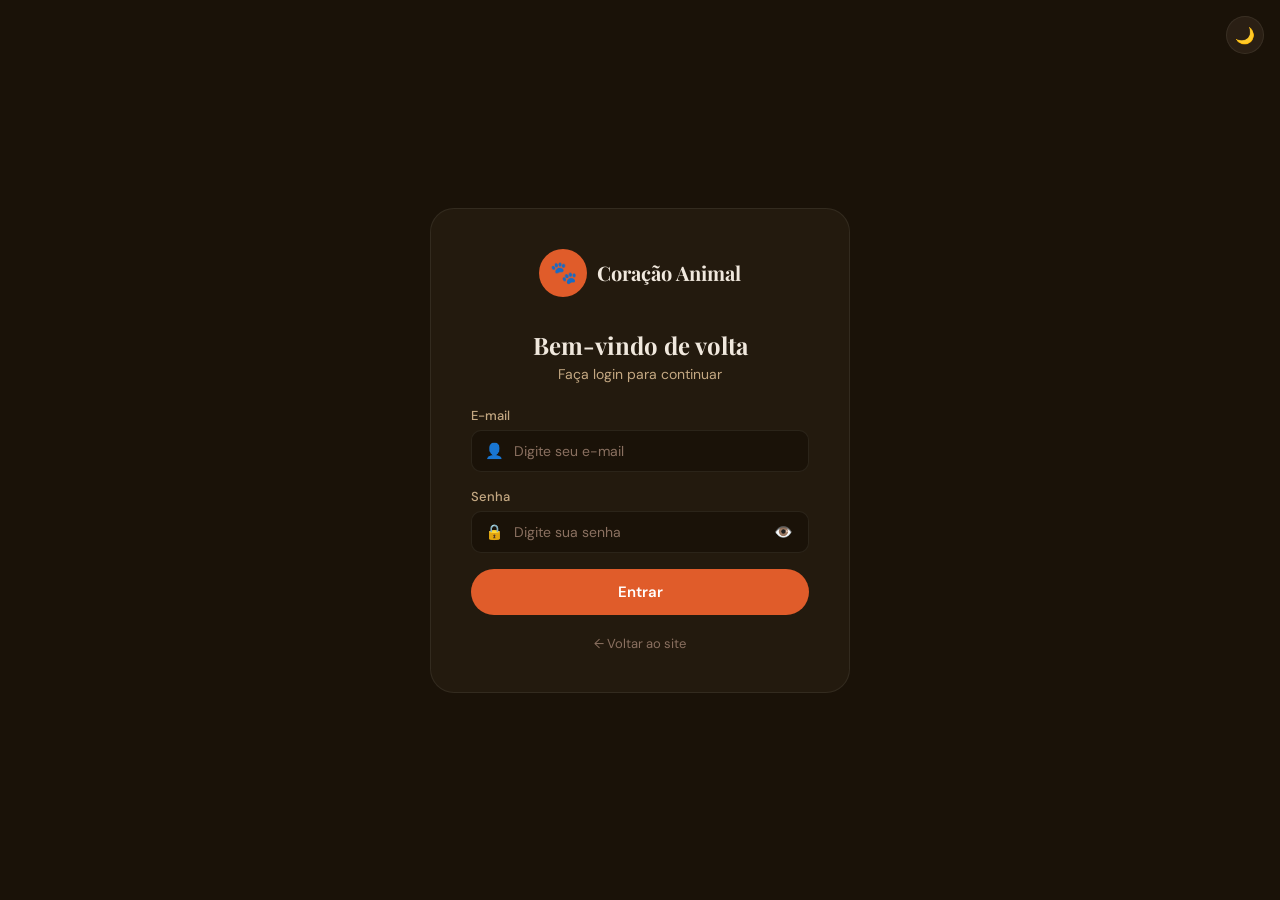
<file: frontend/pages/login.html>
<!DOCTYPE html>
<html lang="pt-BR" data-theme="dark">
<head>
    <meta charset="UTF-8" />
    <meta name="viewport" content="width=device-width, initial-scale=1.0" />
    <title>Login — Coração Animal</title>
    <link rel="stylesheet" href="../css/style.css" />
    <style>
        body {
            min-height: 100vh;
            display: flex;
            flex-direction: column;
            align-items: center;
            justify-content: center;
            background: var(--bg);
            padding: 1rem;
        }

        .login-card {
            background: var(--bg-card);
            border: 1px solid var(--border);
            border-radius: 1.5rem;
            padding: 2.5rem;
            width: 100%;
            max-width: 420px;
            animation: fadeUp .5s ease both;
        }

        @keyframes fadeUp {
            from {
                opacity: 0;
                transform: translateY(20px)
            }

            to {
                opacity: 1;
                transform: none
            }
        }

        .login-logo {
            display: flex;
            align-items: center;
            justify-content: center;
            gap: 10px;
            margin-bottom: 2rem;
        }

        .login-logo-icon {
            width: 48px;
            height: 48px;
            background: var(--laranja);
            border-radius: 50%;
            display: flex;
            align-items: center;
            justify-content: center;
            font-size: 22px;
        }

        .login-logo-text {
            font-family: 'Playfair Display',serif;
            font-size: 20px;
            font-weight: 700;
            color: var(--text);
        }

        .login-title {
            font-family: 'Playfair Display',serif;
            font-size: 24px;
            font-weight: 700;
            color: var(--text);
            text-align: center;
            margin-bottom: 4px;
        }

        .login-sub {
            font-size: 14px;
            color: var(--text-sec);
            text-align: center;
            margin-bottom: 1.5rem;
            font-family: 'DM Sans',sans-serif;
        }

        .login-msg {
            display: none;
            background: rgba(224,92,42,0.08);
            border: 1px solid rgba(224,92,42,0.25);
            border-radius: 10px;
            padding: 10px 14px;
            font-size: 13px;
            color: var(--laranja);
            margin-bottom: 1rem;
            text-align: center;
            font-family: 'DM Sans',sans-serif;
        }

            .login-msg.visible {
                display: block;
            }

        .form-grupo {
            margin-bottom: 1rem;
        }

            .form-grupo label {
                display: block;
                font-size: 13px;
                font-weight: 500;
                color: var(--text-sec);
                margin-bottom: 6px;
                font-family: 'DM Sans',sans-serif;
            }

        .input-wrap {
            position: relative;
        }

        .input-icon {
            position: absolute;
            left: 14px;
            top: 50%;
            transform: translateY(-50%);
            font-size: 15px;
            pointer-events: none;
        }

        .form-grupo input {
            width: 100%;
            background: var(--bg);
            border: 1px solid var(--border);
            border-radius: 10px;
            padding: 11px 42px;
            font-size: 14px;
            color: var(--text);
            outline: none;
            transition: var(--transition);
            font-family: 'DM Sans',sans-serif;
        }

            .form-grupo input:focus {
                border-color: var(--laranja);
                box-shadow: 0 0 0 3px rgba(224,92,42,.12);
            }

            .form-grupo input.invalid {
                border-color: #e53935;
                box-shadow: 0 0 0 3px rgba(229,57,53,.1);
            }

        .btn-eye {
            position: absolute;
            right: 12px;
            top: 50%;
            transform: translateY(-50%);
            background: none;
            border: none;
            cursor: pointer;
            font-size: 15px;
            color: var(--text-muted);
            padding: 4px;
            transition: var(--transition);
        }

        .login-error {
            display: none;
            background: rgba(229,57,53,.08);
            border: 1px solid rgba(229,57,53,.2);
            border-radius: 10px;
            padding: 10px 14px;
            font-size: 13px;
            color: #e53935;
            margin-bottom: 1rem;
            text-align: center;
            font-family: 'DM Sans',sans-serif;
        }

            .login-error.visible {
                display: block;
            }

        .btn-login {
            width: 100%;
            background: var(--laranja);
            color: white;
            border: none;
            border-radius: 50px;
            padding: 13px;
            font-size: 15px;
            font-weight: 600;
            font-family: 'DM Sans',sans-serif;
            cursor: pointer;
            transition: var(--transition);
            display: flex;
            align-items: center;
            justify-content: center;
            gap: 8px;
            margin-top: .5rem;
        }

            .btn-login:hover {
                background: var(--laranja-hover);
                transform: translateY(-1px);
            }

            .btn-login:disabled {
                background: var(--bg-muted);
                color: var(--text-muted);
                cursor: not-allowed;
                transform: none;
            }

        .btn-spinner {
            display: none;
            width: 18px;
            height: 18px;
            border: 2px solid rgba(255,255,255,.3);
            border-top-color: white;
            border-radius: 50%;
            animation: spin .7s linear infinite;
        }

        @keyframes spin {
            to {
                transform: rotate(360deg)
            }
        }

        .login-back {
            display: flex;
            align-items: center;
            justify-content: center;
            gap: 6px;
            margin-top: 1.25rem;
            font-size: 13px;
            color: var(--text-muted);
            text-decoration: none;
            font-family: 'DM Sans',sans-serif;
            transition: var(--transition);
        }

            .login-back:hover {
                color: var(--laranja);
            }

        .theme-btn {
            position: fixed;
            top: 1rem;
            right: 1rem;
            width: 38px;
            height: 38px;
            border-radius: 50%;
            border: 1px solid var(--border);
            background: var(--bg-muted);
            color: var(--text-sec);
            font-size: 16px;
            cursor: pointer;
            display: flex;
            align-items: center;
            justify-content: center;
            transition: var(--transition);
        }
    </style>
</head>
<body>

    <button class="theme-btn" onclick="alternarTema()"><span id="temaIcone">🌙</span></button>

    <div class="login-card">
        <div class="login-logo">
            <div class="login-logo-icon">🐾</div>
            <div class="login-logo-text">Coração Animal</div>
        </div>
        <div class="login-title">Bem-vindo de volta</div>
        <div class="login-sub">Faça login para continuar</div>

        <div class="login-msg" id="loginMsg"></div>

        <div class="login-error" id="loginError">❌ E-mail ou senha incorretos</div>

        <div class="form-grupo">
            <label for="inputEmail">E-mail</label>
            <div class="input-wrap">
                <span class="input-icon">👤</span>
                <input type="email" id="inputEmail" placeholder="Digite seu e-mail"
                       onkeydown="if(event.key==='Enter') handleLogin()" />
            </div>
        </div>

        <div class="form-grupo">
            <label for="inputPassword">Senha</label>
            <div class="input-wrap">
                <span class="input-icon">🔒</span>
                <input type="password" id="inputPassword" placeholder="Digite sua senha"
                       onkeydown="if(event.key==='Enter') handleLogin()" />
                <button class="btn-eye" onclick="togglePassword()" type="button">
                    <span id="eyeIcon">👁️</span>
                </button>
            </div>
        </div>

        <button class="btn-login" id="btnLogin" onclick="handleLogin()">
            <div class="btn-spinner" id="loginSpinner"></div>
            <span id="loginBtnText">Entrar</span>
        </button>

        <a href="../index.html" class="login-back">← Voltar ao site</a>
    </div>

    <script src="../js/auth.js"></script>
    <script src="../js/tema.js"></script>
    <script src="../js/notifications.js"></script>
    <script>
        function init() {
            const msg = localStorage.getItem('ca_login_msg');
            if (msg) {
                const el = document.getElementById('loginMsg');
                el.textContent = '🔐 ' + msg;
                el.classList.add('visible');
                localStorage.removeItem('ca_login_msg');
            }

            if (isLoggedIn()) {
                redirectAfterLogin();
            }
        }

        async function handleLogin() {
            const email = document.getElementById('inputEmail').value.trim();
            const password = document.getElementById('inputPassword').value;
            const errorEl = document.getElementById('loginError');
            const btn = document.getElementById('btnLogin');
            const spinner = document.getElementById('loginSpinner');
            const btnText = document.getElementById('loginBtnText');

            errorEl.classList.remove('visible');
            document.getElementById('inputEmail').classList.remove('invalid');
            document.getElementById('inputPassword').classList.remove('invalid');

            if (!email || !password) {
                errorEl.textContent = '❌ Preencha o e-mail e a senha';
                errorEl.classList.add('visible');
                if (!email) document.getElementById('inputEmail').classList.add('invalid');
                if (!password) document.getElementById('inputPassword').classList.add('invalid');
                return;
            }

            btn.disabled = true;
            spinner.style.display = 'block';
            btnText.textContent = 'Verificando...';

            const result = await attemptLogin(email, password);

            if (result.success) {
                btnText.textContent = '✓ Entrando...';
                showNotification('Login realizado com sucesso!', 'success', 1500);
                setTimeout(() => redirectAfterLogin(), 800);
            } else {
                spinner.style.display = 'none';
                btn.disabled = false;
                btnText.textContent = 'Entrar';
                errorEl.textContent = '❌ ' + result.message;
                errorEl.classList.add('visible');
                document.getElementById('inputPassword').value = '';
                document.getElementById('inputPassword').classList.add('invalid');
                document.getElementById('inputPassword').focus();
            }
        }

        /** Redireciona apos login — pra admin.html se for admin, senao pro index */
        function redirectAfterLogin() {
            const saved = localStorage.getItem('ca_redirect');
            localStorage.removeItem('ca_redirect');

            if (isAdmin()) {
                window.location.href = saved || 'admin.html';
            } else {
                window.location.href = saved || '../index.html';
            }
        }

        function togglePassword() {
            const input = document.getElementById('inputPassword');
            const icon = document.getElementById('eyeIcon');
            input.type = input.type === 'password' ? 'text' : 'password';
            icon.textContent = input.type === 'password' ? '👁️' : '🙈';
        }

        init();
    </script>
</body>
</html>
</file>
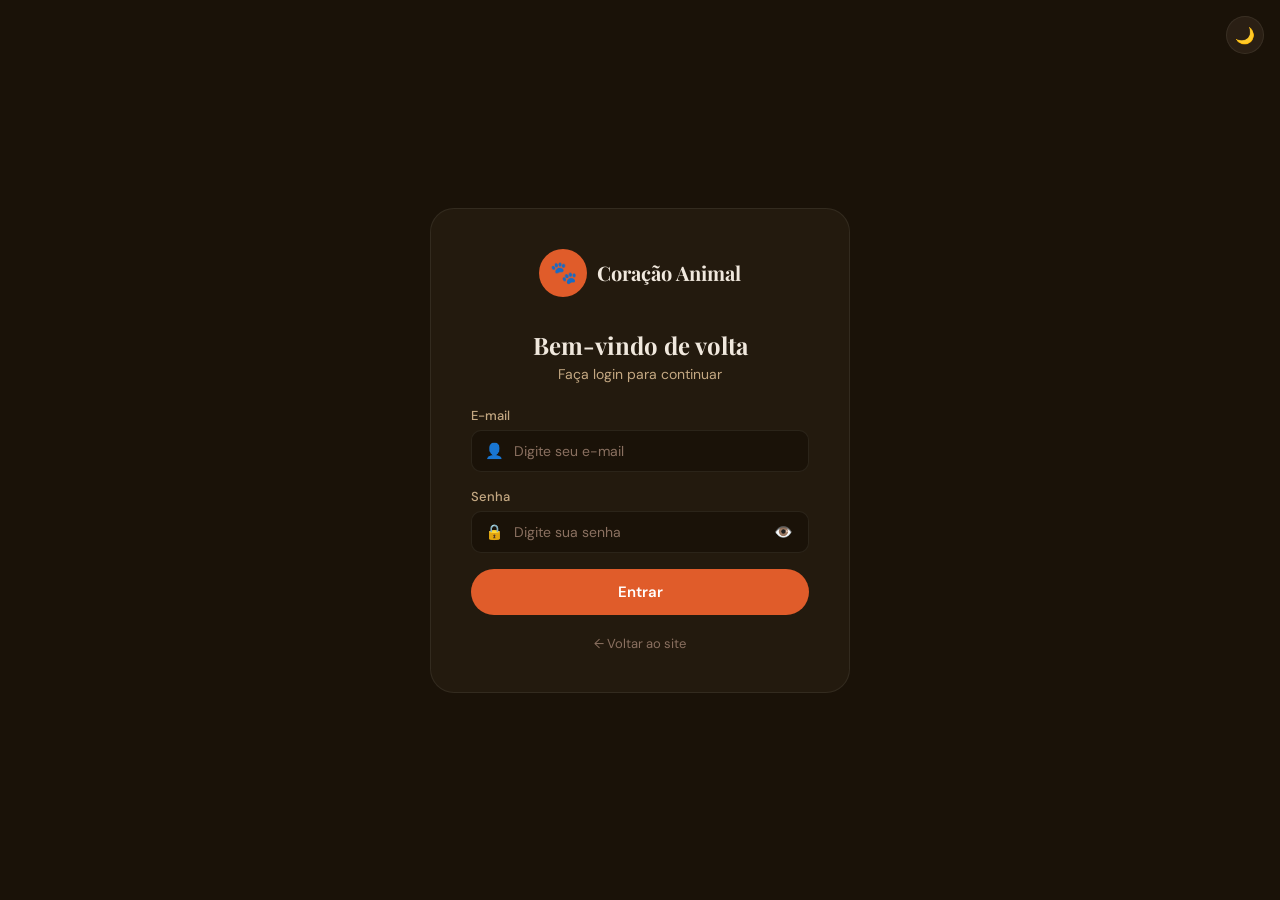
<file: frontend/pages/register-animal.html>
<!DOCTYPE html>
<html lang="pt-BR" data-theme="dark">
<head>
  <meta charset="UTF-8"/>
  <meta name="viewport" content="width=device-width, initial-scale=1.0"/>
  <title>Cadastrar Animal — Coração Animal</title>
  <link rel="stylesheet" href="../css/style.css"/>
  <style>
    .register-wrap { max-width:680px;margin:0 auto;padding:2.5rem 2rem; }
    .register-card { background:var(--bg-card);border:1px solid var(--border);border-radius:1.5rem;padding:2rem; }
    .register-title { font-family:'Playfair Display',serif;font-size:26px;font-weight:700;color:var(--text);margin-bottom:4px; }
    .register-sub { font-size:14px;color:var(--text-sec);margin-bottom:2rem;font-family:'DM Sans',sans-serif; }

    /* Foto upload */
    .photo-zone { border:2px dashed var(--border);border-radius:12px;cursor:pointer;transition:var(--transition);margin-bottom:1.5rem;overflow:hidden;position:relative;min-height:180px;display:flex;align-items:center;justify-content:center; }
    .photo-zone:hover { border-color:var(--laranja);background:rgba(224,92,42,.03); }
    .photo-zone.has-photo { border-style:solid;border-color:var(--laranja); }
    .photo-placeholder { text-align:center;padding:2rem;pointer-events:none; }
    .photo-placeholder span { font-size:40px;display:block;margin-bottom:10px; }
    .photo-placeholder p { font-size:13px;color:var(--text-muted);font-family:'DM Sans',sans-serif; }
    .photo-placeholder small { font-size:11px;color:var(--text-muted); }
    .photo-preview-img { width:100%;height:220px;object-fit:cover;display:none; }
    .photo-zone.has-photo .photo-placeholder { display:none; }
    .photo-zone.has-photo .photo-preview-img { display:block; }
    .btn-change { position:absolute;bottom:10px;right:10px;background:rgba(0,0,0,.5);color:white;border:none;border-radius:20px;padding:5px 14px;font-size:12px;cursor:pointer;font-family:'DM Sans',sans-serif;display:none; }
    .photo-zone.has-photo .btn-change { display:block; }
    #photoInput { display:none; }

    /* Progress bar */
    .upload-progress { display:none;margin-bottom:1rem; }
    .upload-progress.visible { display:block; }
    .progress-bar-bg { height:6px;background:var(--bg-muted);border-radius:50px;overflow:hidden; }
    .progress-bar-fill { height:100%;background:var(--laranja);border-radius:50px;width:0%;transition:width .3s; }
    .progress-text { font-size:12px;color:var(--text-muted);font-family:'DM Sans',sans-serif;margin-top:4px; }

    /* Feedback */
    .register-feedback { display:none;padding:12px 16px;border-radius:10px;font-size:14px;font-family:'DM Sans',sans-serif;margin-bottom:1rem;text-align:center; }
    .register-feedback.success { display:block;background:#e8f5e9;color:#2e7d32;border:1px solid #c8e6c9; }
    .register-feedback.error   { display:block;background:rgba(229,57,53,.08);color:#e53935;border:1px solid rgba(229,57,53,.2); }

    /* Form */
    .form-grupo { margin-bottom:1rem; }
    .form-grupo label { display:block;font-size:13px;font-weight:500;color:var(--text-sec);margin-bottom:6px;font-family:'DM Sans',sans-serif; }
    .form-grupo input,
    .form-grupo select,
    .form-grupo textarea { width:100%;background:var(--bg);border:1px solid var(--border);border-radius:10px;padding:10px 14px;font-size:14px;color:var(--text);outline:none;transition:var(--transition);font-family:'DM Sans',sans-serif; }
    .form-grupo input:focus,
    .form-grupo select:focus,
    .form-grupo textarea:focus { border-color:var(--laranja);box-shadow:0 0 0 3px rgba(224,92,42,.1); }
    .form-grupo input.invalido,
    .form-grupo select.invalido { border-color:#e53935; }
    .erro-msg { font-size:12px;color:#e53935;margin-top:4px;display:none;font-family:'DM Sans',sans-serif; }
    .erro-msg.visivel { display:block; }
    .form-row { display:grid;grid-template-columns:1fr 1fr;gap:12px; }
    .btn-submit { width:100%;background:var(--laranja);color:white;border:none;border-radius:50px;padding:13px;font-size:15px;font-weight:600;font-family:'DM Sans',sans-serif;cursor:pointer;transition:var(--transition);margin-top:.5rem; }
    .btn-submit:hover { background:var(--laranja-hover); }
    .btn-submit:disabled { background:var(--bg-muted);color:var(--text-muted);cursor:not-allowed; }

    /* Preview result */
    .result-card { display:none;background:var(--bg-muted);border-radius:12px;padding:1.25rem;margin-top:1.5rem; }
    .result-card.visible { display:flex;gap:14px;align-items:flex-start; }
    .result-photo { width:80px;height:80px;border-radius:10px;overflow:hidden;flex-shrink:0;background:var(--bg-card); }
    .result-photo img { width:100%;height:100%;object-fit:cover; }
    .result-info { font-family:'DM Sans',sans-serif; }
    .result-name { font-size:16px;font-weight:600;color:var(--text);margin-bottom:4px; }
    .result-url { font-size:11px;color:var(--text-muted);word-break:break-all;margin-top:6px; }

    @media(max-width:600px) { .form-row { grid-template-columns:1fr; } }
  </style>
</head>
<body>

<script src="../js/auth.js"></script>
<!-- Protege a pagina: apenas admins podem acessar -->
<script>requireAdmin();</script>

<nav>
  <a href="../index.html" class="nav-logo"><img src="../img/logo-coracao-animal.png" alt="Coração Animal" class="nav-logo-img" /></a>
  <ul class="nav-links">
    <li><a href="../index.html">Início</a></li>
    <li><a href="animais.html">Animais</a></li>
    <li><a href="admin.html">Admin</a></li>
  </ul>
  <div class="nav-actions">
    <button class="btn-tema" id="btnTema" onclick="alternarTema()"><span id="temaIcone">🌙</span></button>
    <span style="font-size:13px;color:var(--laranja);font-weight:600;font-family:'DM Sans',sans-serif">⚙ Admin</span>
    <button onclick="logout()" style="background:transparent;border:1px solid var(--border);border-radius:50px;padding:6px 14px;font-size:12px;color:var(--text-sec);cursor:pointer;font-family:'DM Sans',sans-serif">Sair</button>
  </div>
</nav>

<div class="register-wrap">
  <div style="margin-bottom:1.5rem">
    <div class="section-label">Administração</div>
    <div class="register-title">Cadastrar Animal para Adoção</div>
    <div class="register-sub">
      Preencha as informações e faça o upload da foto. O animal aparecerá automaticamente na galeria.
    </div>
  </div>

  <div class="register-card">
    <div class="register-feedback" id="registerFeedback"></div>

    <!-- ── UPLOAD DE FOTO ──────────────────────────────── -->
    <!--
      Como funciona o upload:
      1. Usuário clica na zona e seleciona um arquivo
      2. FileReader exibe preview local (sem fazer upload ainda)
      3. Ao submeter o form, o arquivo e enviado via FormData
      4. A API salva em wwwroot/uploads/ e retorna o caminho
      5. O frontend exibe a imagem usando https://coracaoanimal-api-fqegfpe7avcda5cy.chilecentral-01.azurewebsites.net/uploads/nome.jpg
    -->
    <div class="form-grupo">
      <label>Foto do animal</label>
      <div class="photo-zone" id="photoZone" onclick="document.getElementById('photoInput').click()">
        <div class="photo-placeholder">
          <span>📷</span>
          <p>Clique para selecionar uma foto</p>
          <small>JPG, PNG ou WEBP · Máximo 5MB</small>
        </div>
        <img class="photo-preview-img" id="photoPreview" alt="Preview da foto"/>
        <button class="btn-change" onclick="event.stopPropagation(); document.getElementById('photoInput').click()">
          Trocar foto
        </button>
      </div>
      <!-- Input file oculto — ativado pelo clique na photo-zone -->
      <input type="file" id="photoInput" accept="image/jpeg,image/png,image/webp"
        onchange="handlePhotoSelected(this)"/>
    </div>

    <!-- Progress bar do upload -->
    <div class="upload-progress" id="uploadProgress">
      <div class="progress-bar-bg">
        <div class="progress-bar-fill" id="progressFill"></div>
      </div>
      <div class="progress-text" id="progressText">Enviando imagem...</div>
    </div>

    <!-- ── CAMPOS DO FORMULARIO ────────────────────────── -->
    <div class="form-row">
      <div class="form-grupo">
        <label>Nome do animal <span style="color:var(--laranja)">*</span></label>
        <input type="text" id="fieldNome" placeholder="Ex: Rex" maxlength="100"/>
        <div class="erro-msg" id="errNome"></div>
      </div>
      <div class="form-grupo">
        <label>Espécie <span style="color:var(--laranja)">*</span></label>
        <select id="fieldEspecie">
          <option value="">Selecione</option>
          <option value="cao">🐕 Cão</option>
          <option value="gato">🐱 Gato</option>
        </select>
        <div class="erro-msg" id="errEspecie"></div>
      </div>
      <div class="form-grupo">
        <label>Raça</label>
        <input type="text" id="fieldRaca" placeholder="Ex: Labrador, SRD"/>
      </div>
      <div class="form-grupo">
        <label>Idade (anos)</label>
        <input type="number" id="fieldIdade" placeholder="Ex: 2" min="0" max="30"/>
      </div>
      <div class="form-grupo">
        <label>Porte <span style="color:var(--laranja)">*</span></label>
        <select id="fieldPorte">
          <option value="">Selecione</option>
          <option value="pequeno">Pequeno (até 10kg)</option>
          <option value="medio">Médio (10–25kg)</option>
          <option value="grande">Grande (acima de 25kg)</option>
        </select>
        <div class="erro-msg" id="errPorte"></div>
      </div>
      <div class="form-grupo">
        <label>Status</label>
        <select id="fieldStatus">
          <option value="disponivel">✅ Disponível</option>
          <option value="em_tratamento">🏥 Em tratamento</option>
        </select>
      </div>
    </div>

    <div class="form-grupo">
      <label>Descrição <span style="color:var(--laranja)">*</span></label>
      <textarea id="fieldDescricao" placeholder="Conte sobre a personalidade, histórico e cuidados do animal..."
        style="height:110px;resize:vertical"></textarea>
      <div class="erro-msg" id="errDescricao"></div>
    </div>

    <div style="display:flex;gap:12px;margin-top:.5rem">
      <a href="animais.html"
        style="flex:1;text-align:center;background:transparent;border:1px solid var(--border);border-radius:50px;padding:12px;font-size:14px;font-family:'DM Sans',sans-serif;color:var(--text-sec);text-decoration:none">
        Cancelar
      </a>
      <button class="btn-submit" id="btnSubmit" onclick="submitAnimalForm()">
        Cadastrar Animal
      </button>
    </div>
  </div>

  <!-- ── RESULTADO APOS CADASTRO ────────── -->
  <!--
    Exibe o animal cadastrado com a foto servida pelo servidor.
    URL: https://coracaoanimal-api-fqegfpe7avcda5cy.chilecentral-01.azurewebsites.net/uploads/nome-do-arquivo.jpg
  -->
  <div class="result-card" id="resultCard">
    <div class="result-photo">
      <img id="resultPhoto" alt="Foto do animal cadastrado"/>
    </div>
    <div class="result-info">
      <div class="result-name" id="resultName"></div>
      <div style="font-size:13px;color:var(--text-sec);font-family:'DM Sans',sans-serif" id="resultMeta"></div>
      <div class="result-url" id="resultUrl"></div>
      <a href="animais.html" style="display:inline-block;margin-top:10px;font-size:13px;color:var(--laranja);font-family:'DM Sans',sans-serif">
        Ver na galeria →
      </a>
    </div>
  </div>
</div>

<footer>
  <div class="footer-inner">
    <div class="footer-logo"><span>🐾</span> Coração Animal</div>
    <div class="footer-copy">© 2026 Coração Animal · PIM III — UNIP</div>
  </div>
</footer>

<script src="../js/tema.js"></script>
<script src="../js/animais.js"></script>
<script src="../js/notifications.js"></script>

<script>
/**
 * Página de cadastro de animal com upload de imagem.
 *
 * Fluxo completo:
 * 1. Usuário seleciona arquivo → FileReader exibe preview
 * 2. Usuário preenche campos e clica em "Cadastrar"
 * 3. JavaScript valida os campos
 * 4. FormData monta a requisicao multipart/form-data
 * 5. fetch() envia POST /api/animais
 * 6. API salva arquivo em wwwroot/uploads/
 * 7. API retorna { idAnimal, nome, fotoUrl: "/uploads/abc.jpg", ... }
 * 8. Frontend exibe: <img src="https://coracaoanimal-api-fqegfpe7avcda5cy.chilecentral-01.azurewebsites.net/uploads/abc.jpg"/>
 */

// Arquivo selecionado (objeto File do browser)
let _selectedFile = null;

// ── Selecao de foto ───────────────────────────────────────

/**
 * Chamado quando o usuário seleciona um arquivo.
 * Valida o tipo e tamanho, depois exibe o preview local.
 * O arquivo NAO e enviado ainda — apenas armazenado em _selectedFile.
 */
function handlePhotoSelected(input) {
  const file = input.files[0];
  if (!file) return;

  // Valida tipo
  const tiposOk = ['image/jpeg', 'image/png', 'image/webp'];
  if (!tiposOk.includes(file.type)) {
    showNotification('Formato inválido. Use JPG, PNG ou WEBP.', 'error');
    input.value = '';
    return;
  }

  // Valida tamanho (5MB)
  if (file.size > 5 * 1024 * 1024) {
    showNotification('Imagem muito grande. Máximo 5MB.', 'error');
    input.value = '';
    return;
  }

  // Armazena o arquivo para envio posterior
  _selectedFile = file;

  // Exibe preview local usando FileReader (nao faz upload)
  const reader = new FileReader();
  reader.onload = function(e) {
    document.getElementById('photoPreview').src = e.target.result;
    document.getElementById('photoZone').classList.add('has-photo');
  };
  reader.readAsDataURL(file);

  console.log('[Upload] Arquivo selecionado:', file.name, `(${(file.size/1024).toFixed(1)}KB)`);
}

// ── Validacao ─────────────────────────────────────────────

function setFieldError(inputId, errId, message) {
  document.getElementById(inputId)?.classList.add('invalido');
  const err = document.getElementById(errId);
  if (err) { err.textContent = message; err.classList.add('visivel'); }
}

function clearErrors() {
  document.querySelectorAll('.invalido').forEach(el => el.classList.remove('invalido'));
  document.querySelectorAll('.erro-msg').forEach(el => {
    el.textContent = ''; el.classList.remove('visivel');
  });
}

// ── Envio do formulario ───────────────────────────────────

/**
 * Valida e envia o formulario.
 *
 * PONTO CHAVE — como o FormData funciona:
 *
 *   const formData = new FormData();
 *   formData.append('Nome', 'Rex');           // campo texto
 *   formData.append('Foto', arquivoFile);     // arquivo binario
 *
 *   fetch('/api/animais', {
 *     method: 'POST',
 *     body: formData
 *     // SEM Content-Type! O browser define automaticamente:
 *     // Content-Type: multipart/form-data; boundary=----WebKitFormBoundary...
 *   });
 *
 * O servidor C# recebe:
 *   [FromForm] AnimalFormDto form
 *   - form.Nome  = "Rex"
 *   - form.Foto  = IFormFile (o arquivo)
 */
async function submitAnimalForm() {
  clearErrors();

  // Coleta valores
  const nome      = document.getElementById('fieldNome').value.trim();
  const especie   = document.getElementById('fieldEspecie').value;
  const raca      = document.getElementById('fieldRaca').value.trim() || null;
  const idade     = parseInt(document.getElementById('fieldIdade').value) || null;
  const porte     = document.getElementById('fieldPorte').value;
  const status    = document.getElementById('fieldStatus').value;
  const descricao = document.getElementById('fieldDescricao').value.trim();

  // Validacao
  let valido = true;
  if (!nome)      { setFieldError('fieldNome',     'errNome',     'Nome é obrigatório'); valido = false; }
  if (!especie)   { setFieldError('fieldEspecie',  'errEspecie',  'Selecione a espécie'); valido = false; }
  if (!porte)     { setFieldError('fieldPorte',    'errPorte',    'Selecione o porte'); valido = false; }
  if (!descricao) { setFieldError('fieldDescricao','errDescricao','Descrição é obrigatória'); valido = false; }
  if (!valido) return;

  // Desabilita botao e mostra progresso
  const btn = document.getElementById('btnSubmit');
  btn.disabled = true;
  btn.textContent = 'Cadastrando...';

  if (_selectedFile) {
    document.getElementById('uploadProgress').classList.add('visible');
    simulateProgress(); // animacao visual de progresso
  }

  try {
    // Chama addAnimal() de animals.js passando os dados + o arquivo
    const animalData = { nome, especie, raca, idade, porte, statusAdocao: status, descricao };
    const saved = await addAnimal(animalData, _selectedFile);

    console.log('[Upload] Animal salvo:', saved);
    console.log('[Upload] FotoUrl retornada pela API:', saved.fotoUrl);

    // Exibe resultado com a imagem servida pelo servidor
    showResult(saved);

    // Feedback de sucesso
    const fb = document.getElementById('registerFeedback');
    fb.textContent = `✅ ${saved.nome} cadastrado com sucesso!`;
    fb.className = 'register-feedback success';
    fb.scrollIntoView({ behavior: 'smooth' });

    showNotification(`${saved.nome} adicionado à galeria!`, 'success');
    invalidateAnimalsCache();

  } catch (err) {
    console.error('[Upload] Erro:', err);
    const fb = document.getElementById('registerFeedback');
    fb.textContent = `❌ Erro: ${err.message}`;
    fb.className = 'register-feedback error';
    btn.disabled = false;
    btn.textContent = 'Cadastrar Animal';
  }

  document.getElementById('uploadProgress').classList.remove('visible');
}

/**
 * Exibe o resultado do cadastro com a imagem do servidor.
 *
 * fotoUrl retornada pela API: "/uploads/abc123.jpg"
 * URL completa para o <img>: "https://coracaoanimal-api-fqegfpe7avcda5cy.chilecentral-01.azurewebsites.net/uploads/abc123.jpg"
 *
 * O ASP.NET Core serve arquivos estáticos de wwwroot/ automaticamente
 * quando app.UseStaticFiles() está configurado no Program.cs.
 */
function showResult(animal) {
  const card   = document.getElementById('resultCard');
  const photo  = document.getElementById('resultPhoto');
  const name   = document.getElementById('resultName');
  const meta   = document.getElementById('resultMeta');
  const urlEl  = document.getElementById('resultUrl');

  name.textContent = animal.nome;
  meta.textContent = `${animal.especie === 'cao' ? 'Cão' : 'Gato'} · ${animal.raca || 'SRD'} · ${animal.porte || '—'}`;

  if (animal.fotoUrl) {
    // Monta a URL completa para exibir a imagem do servidor
    const urlCompleta = animal.fotoUrl.startsWith('/uploads/')
      ? `https://coracaoanimal-api-fqegfpe7avcda5cy.chilecentral-01.azurewebsites.net${animal.fotoUrl}`   // vinda da API
      : animal.fotoUrl;                             // base64 (offline)

    photo.src = urlCompleta;
    urlEl.textContent = `📁 ${urlCompleta}`;
  } else {
    photo.style.display = 'none';
    urlEl.textContent = 'Sem foto';
  }

  card.classList.add('visible');
  card.scrollIntoView({ behavior: 'smooth' });
}

/** Animacao de barra de progresso (visual — nao rastreia o upload real) */
function simulateProgress() {
  let p = 0;
  const fill = document.getElementById('progressFill');
  const text = document.getElementById('progressText');
  const interval = setInterval(() => {
    p = Math.min(p + Math.random() * 15, 90);
    fill.style.width = p + '%';
    text.textContent = `Enviando imagem... ${Math.round(p)}%`;
    if (p >= 90) {
      clearInterval(interval);
      fill.style.width = '100%';
      text.textContent = 'Processando...';
    }
  }, 150);
}
</script>
</body>
</html>
</file>
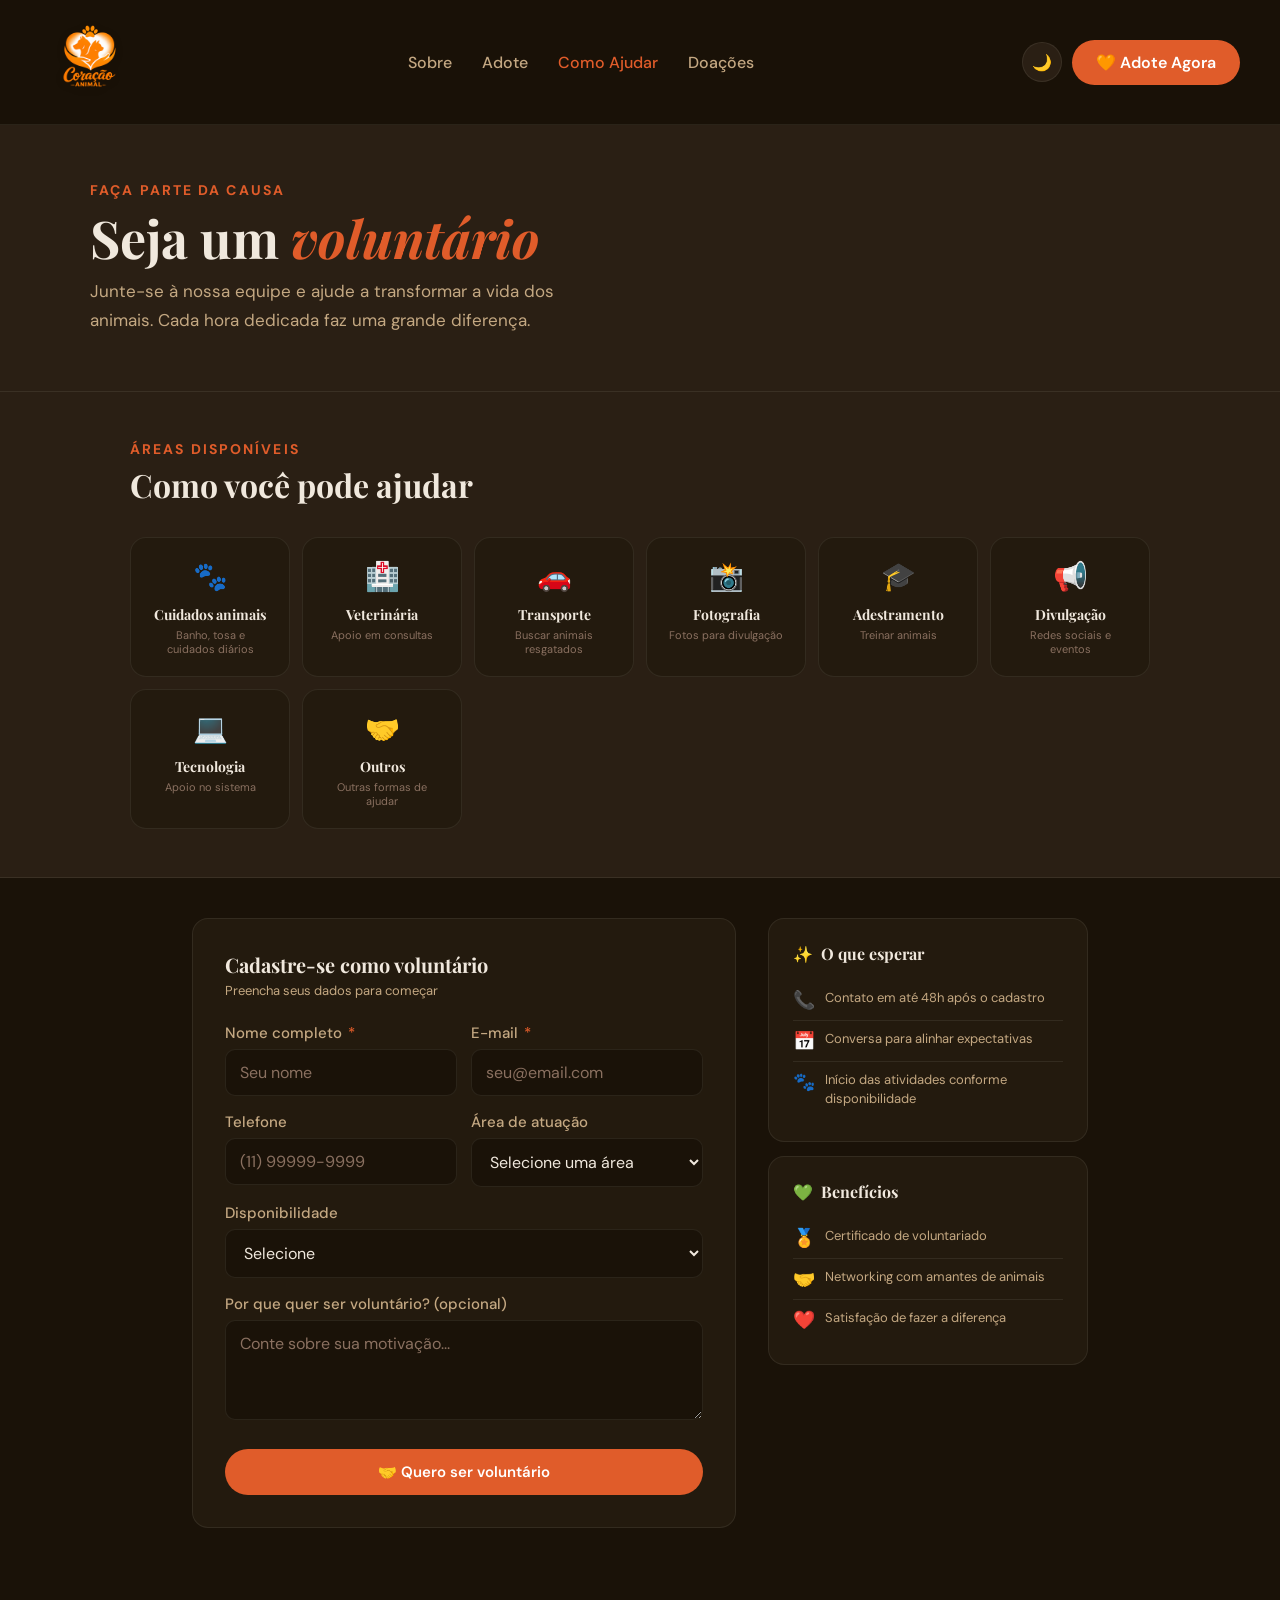
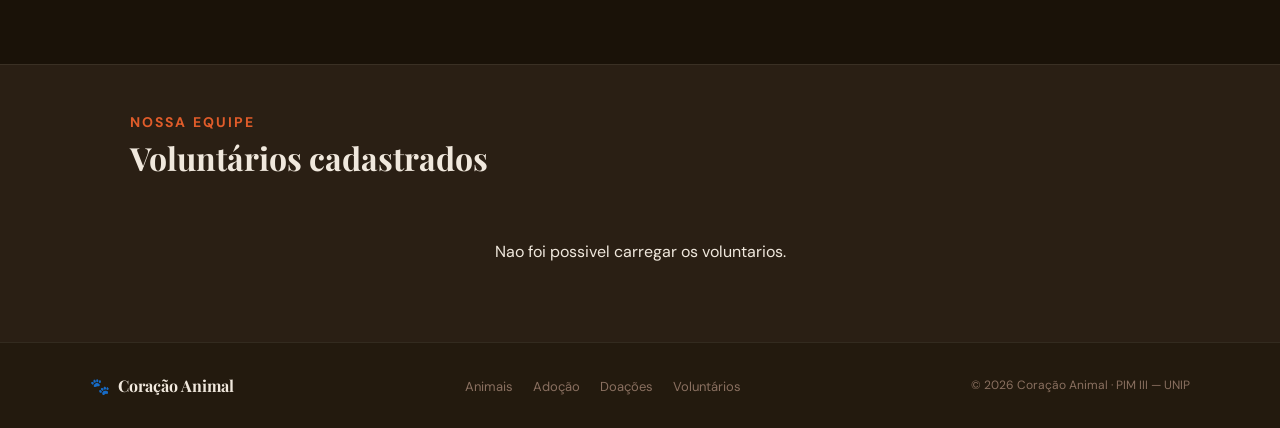
<file: frontend/pages/voluntarios.html>
<!DOCTYPE html>
<html lang="pt-BR" data-theme="light">
<head>
  <meta charset="UTF-8" />
  <meta name="viewport" content="width=device-width, initial-scale=1.0" />
  <title>Voluntários — Coração Animal</title>
  <link rel="stylesheet" href="../css/style.css" />
  <link rel="stylesheet" href="../css/voluntarios.css" />
</head>
<body>

<nav>
   <a href="../index.html" class="nav-logo"><img src="../img/logo-coracao-animal.png" alt="Coração Animal" class="nav-logo-img" /></a>
  <ul class="nav-links">
    <li><a href="../index.html">Sobre</a></li>
    <li><a href="animais.html">Adote</a></li>
    <li><a href="voluntarios.html" class="active">Como Ajudar</a></li>
    <li><a href="doacoes.html">Doações</a></li>
  </ul>
  <div class="nav-actions">
    <button class="btn-tema" id="btnTema" onclick="alternarTema()"><span id="temaIcone">🌙</span></button>
    <a href="javascript:void(0)" class="btn-cta" onclick="exigirLogin('adocao.html')">🧡 Adote Agora</a>
  </div>
</nav>

<div class="page-header">
  <div class="page-header-inner">
    <div class="section-label">Faça parte da causa</div>
    <h1>Seja um <em>voluntário</em></h1>
    <p>Junte-se à nossa equipe e ajude a transformar a vida dos animais. Cada hora dedicada faz uma grande diferença.</p>
  </div>
</div>

<div class="areas-section">
  <div class="section">
    <div class="section-header">
      <div><div class="section-label">Áreas disponíveis</div><h2>Como você pode ajudar</h2></div>
    </div>
    <div class="areas-grid">
      <div class="area-card" onclick="selecionarArea('Cuidados animais',this)"><div class="area-icone">🐾</div><div class="area-nome">Cuidados animais</div><div class="area-desc">Banho, tosa e cuidados diários</div></div>
      <div class="area-card" onclick="selecionarArea('Veterinaria',this)"><div class="area-icone">🏥</div><div class="area-nome">Veterinária</div><div class="area-desc">Apoio em consultas</div></div>
      <div class="area-card" onclick="selecionarArea('Transporte',this)"><div class="area-icone">🚗</div><div class="area-nome">Transporte</div><div class="area-desc">Buscar animais resgatados</div></div>
      <div class="area-card" onclick="selecionarArea('Fotografia',this)"><div class="area-icone">📸</div><div class="area-nome">Fotografia</div><div class="area-desc">Fotos para divulgação</div></div>
      <div class="area-card" onclick="selecionarArea('Adestramento',this)"><div class="area-icone">🎓</div><div class="area-nome">Adestramento</div><div class="area-desc">Treinar animais</div></div>
      <div class="area-card" onclick="selecionarArea('Divulgacao',this)"><div class="area-icone">📢</div><div class="area-nome">Divulgação</div><div class="area-desc">Redes sociais e eventos</div></div>
      <div class="area-card" onclick="selecionarArea('Tecnologia',this)"><div class="area-icone">💻</div><div class="area-nome">Tecnologia</div><div class="area-desc">Apoio no sistema</div></div>
      <div class="area-card" onclick="selecionarArea('Outros',this)"><div class="area-icone">🤝</div><div class="area-nome">Outros</div><div class="area-desc">Outras formas de ajudar</div></div>
    </div>
  </div>
</div>

<div id="formVoluntarioWrap">
  <div class="voluntarios-layout">
    <div class="form-card">
      <div class="form-titulo">Cadastre-se como voluntário</div>
      <div class="form-subtitulo">Preencha seus dados para começar</div>
      <div class="form-row">
        <div class="form-grupo"><label>Nome completo <span>*</span></label><input type="text" id="nomeCompleto" placeholder="Seu nome" /><div class="erro-msg" id="erro-nomeCompleto"></div></div>
        <div class="form-grupo"><label>E-mail <span>*</span></label><input type="email" id="email" placeholder="seu@email.com" /><div class="erro-msg" id="erro-email"></div></div>
      </div>
      <div class="form-row">
        <div class="form-grupo"><label>Telefone</label><input type="text" id="telefone" placeholder="(11) 99999-9999" /></div>
        <div class="form-grupo"><label>Área de atuação</label>
          <select id="areaAtuacao">
            <option value="">Selecione uma área</option>
            <option value="Cuidados animais">Cuidados animais</option>
            <option value="Veterinaria">Veterinária</option>
            <option value="Transporte">Transporte</option>
            <option value="Fotografia">Fotografia</option>
            <option value="Adestramento">Adestramento</option>
            <option value="Divulgacao">Divulgação</option>
            <option value="Tecnologia">Tecnologia</option>
            <option value="Outros">Outros</option>
          </select>
        </div>
      </div>
      <div class="form-grupo"><label>Disponibilidade</label>
        <select id="disponibilidade">
          <option value="">Selecione</option>
          <option value="fins_de_semana">Fins de semana</option>
          <option value="dias_uteis">Dias úteis</option>
          <option value="qualquer_dia">Qualquer dia</option>
        </select>
      </div>
      <div class="form-grupo"><label>Por que quer ser voluntário? (opcional)</label><textarea id="motivacao" placeholder="Conte sobre sua motivação..."></textarea></div>
      <button class="btn-submit" id="btnCadastrar" onclick="enviarCadastro()">🤝 Quero ser voluntário</button>
    </div>
    <div class="sidebar-info">
      <div class="info-card">
        <div class="info-card-titulo"><span>✨</span> O que esperar</div>
        <div class="info-item"><span class="info-item-icone">📞</span><div class="info-item-texto">Contato em até 48h após o cadastro</div></div>
        <div class="info-item"><span class="info-item-icone">📅</span><div class="info-item-texto">Conversa para alinhar expectativas</div></div>
        <div class="info-item"><span class="info-item-icone">🐾</span><div class="info-item-texto">Início das atividades conforme disponibilidade</div></div>
      </div>
      <div class="info-card">
        <div class="info-card-titulo"><span>💚</span> Benefícios</div>
        <div class="info-item"><span class="info-item-icone">🏅</span><div class="info-item-texto">Certificado de voluntariado</div></div>
        <div class="info-item"><span class="info-item-icone">🤝</span><div class="info-item-texto">Networking com amantes de animais</div></div>
        <div class="info-item"><span class="info-item-icone">❤️</span><div class="info-item-texto">Satisfação de fazer a diferença</div></div>
      </div>
    </div>
  </div>
</div>

<div class="section">
  <div class="sucesso-wrap" id="sucessoWrap">
    <div class="sucesso-icone">🤝</div>
    <div class="sucesso-titulo">Cadastro realizado!</div>
    <div class="sucesso-desc">Bem-vindo à equipe! Entraremos em contato em até 48 horas. 🐾</div>
    <div class="sucesso-acoes">
      <a href="animais.html" class="btn-sec" style="border-radius:50px;padding:12px 24px;font-size:14px">Ver animais</a>
      <a href="../index.html" class="btn-cta" style="border-radius:50px;padding:12px 24px;font-size:14px">Voltar ao início</a>
    </div>
  </div>
</div>

<div class="voluntarios-lista-section">
  <div class="section">
    <div class="section-header"><div><div class="section-label">Nossa equipe</div><h2>Voluntários cadastrados</h2></div></div>
    <div class="voluntarios-grid" id="voluntariosGrid">
      <div class="loading"><div class="spinner"></div><p>Carregando voluntários...</p></div>
    </div>
  </div>
</div>

<footer>
  <div class="footer-inner">
    <div class="footer-logo"><span>🐾</span> Coração Animal</div>
    <ul class="footer-links">
      <li><a href="animais.html">Animais</a></li>
      <li><a href="adocao.html">Adoção</a></li>
      <li><a href="doacoes.html">Doações</a></li>
      <li><a href="voluntarios.html">Voluntários</a></li>
    </ul>
    <div class="footer-copy">© 2026 Coração Animal · PIM III — UNIP</div>
  </div>
</footer>

<script src="../js/auth.js"></script>
<script src="../js/tema.js"></script>
<script src="../js/voluntarios.js"></script>
</body>
</html>
<script>
// Exige login antes de enviar cadastro de voluntario
// Apos login, retorna para esta pagina e o formulario continua
function exigirLoginVoluntario() {
  if (typeof estaLogado === 'function' && estaLogado()) {
    enviarCadastro();
  } else {
    exigirLogin('voluntarios.html');
  }
}
</script>
</file>
<file: frontend/css/style.css>
/* ─────────────────────────────────────────
   CORACAO ANIMAL — Estilos Globais
   style.css
   Fontes: Playfair Display + DM Sans
   Paleta: creme, marrom, laranja, verde
───────────────────────────────────────── */

@import url('https://fonts.googleapis.com/css2?family=Playfair+Display:ital,wght@0,400;0,600;0,700;0,800;1,400;1,600&family=DM+Sans:wght@300;400;500;600&display=swap');

/* ── Variaveis de tema ─────────────────── */
:root {
  --laranja:       #e05c2a;
  --laranja-claro: #f5c9b0;
  --laranja-hover: #c44e20;
  --verde:         #4a7c59;
  --verde-claro:   #d4e8da;
  --marrom:        #3d2b1f;
  --transition:    all 0.35s cubic-bezier(0.4,0,0.2,1);
  --radius:        1rem;

  /* Tema claro */
  --bg:          #f7f3ee;
  --bg-card:     #ffffff;
  --bg-nav:      #ffffffee;
  --bg-muted:    #efe9e1;
  --text:        #2a1f14;
  --text-sec:    #7a6355;
  --text-muted:  #b0a090;
  --border:      rgba(61,43,31,0.1);
  --shadow:      rgba(61,43,31,0.08);
  --tag-bg:      #efe9e1;
}

[data-theme="dark"] {
  --bg:          #1a1208;
  --bg-card:     #231a0e;
  --bg-nav:      #1a1208ee;
  --bg-muted:    #2a1f14;
  --text:        #f0e8dd;
  --text-sec:    #c4a882;
  --text-muted:  #8a7060;
  --border:      rgba(240,232,221,0.08);
  --shadow:      rgba(0,0,0,0.3);
  --tag-bg:      rgba(240,232,221,0.06);
}

/* ── Reset e base ──────────────────────── */
*, *::before, *::after { box-sizing: border-box; margin: 0; padding: 0; }

html { scroll-behavior: smooth; }

body {
  font-family: 'DM Sans', sans-serif;
  background: var(--bg);
  color: var(--text);
  transition: var(--transition);
  overflow-x: hidden;
}

h1, h2, h3, h4 {
  font-family: 'Playfair Display', serif;
  line-height: 1.2;
}

img { display: block; max-width: 100%; }
a { text-decoration: none; color: inherit; }

/* ── Animacoes ─────────────────────────── */
@keyframes fadeUp {
  from { opacity: 0; transform: translateY(24px); }
  to   { opacity: 1; transform: translateY(0); }
}
@keyframes spin { to { transform: rotate(360deg); } }

.anim-1 { animation: fadeUp .7s ease both; }
.anim-2 { animation: fadeUp .7s .12s ease both; }
.anim-3 { animation: fadeUp .7s .24s ease both; }
.anim-4 { animation: fadeUp .7s .36s ease both; }

/* ── Botoes globais ────────────────────── */
.btn-cta {
  background: var(--laranja);
  color: white;
  border: none;
  border-radius: 50px;
  padding: 12px 24px;
  font-size: 16px;
  font-weight: 600;
  font-family: 'DM Sans', sans-serif;
  cursor: pointer;
  display: inline-flex;
  align-items: center;
  gap: 6px;
  transition: var(--transition);
  text-decoration: none;
}

.btn-cta:hover { background: var(--laranja-hover); transform: translateY(-1px); }

.btn-sec {
  background: transparent;
  color: var(--text);
  border: 1.5px solid var(--border);
  border-radius: 50px;
  padding: 12px 24px;
  font-size: 16px;
  font-weight: 500;
  font-family: 'DM Sans', sans-serif;
  cursor: pointer;
  display: inline-flex;
  align-items: center;
  gap: 6px;
  transition: var(--transition);
  text-decoration: none;
}

.btn-sec:hover { border-color: var(--laranja); color: var(--laranja); }

.btn-outline-full {
  width: 100%;
  background: transparent;
  color: var(--text-sec);
  border: 1.5px solid var(--border);
  border-radius: 10px;
  padding: 10px;
  font-size: 14px;
  font-weight: 500;
  font-family: 'DM Sans', sans-serif;
  cursor: pointer;
  display: flex;
  align-items: center;
  justify-content: center;
  gap: 6px;
  transition: var(--transition);
}

.btn-outline-full:hover { border-color: var(--laranja); color: var(--laranja); }

/* ── Navbar ────────────────────────────── */
nav {
  position: sticky;
  top: 0;
  z-index: 100;
  background: var(--bg-nav);
  border-bottom: 1px solid var(--border);
  padding: 0.75rem 2.5rem;
  height: auto;
  display: flex;
  align-items: center;
  justify-content: space-between;
  backdrop-filter: blur(12px);
  transition: var(--transition);
}

.nav-logo {
  display: flex;
  align-items: center;
  gap: 10px;
  font-family: 'Playfair Display', serif;
  font-size: 22px;
  font-weight: 700;
  color: var(--text);
  letter-spacing: -0.3px;
}

.nav-logo-img {
  height: 100px;
  width: auto;
  transition: var(--transition);
  filter: drop-shadow(0 2px 4px rgba(0,0,0,0.1));
}

.nav-logo:hover .nav-logo-img { transform: scale(1.05); }

.nav-logo-icon {
  width: 36px;
  height: 36px;
  background: var(--laranja);
  border-radius: 50%;
  display: flex;
  align-items: center;
  justify-content: center;
  font-size: 16px;
  transition: var(--transition);
}

.nav-logo:hover .nav-logo-icon { transform: rotate(-10deg) scale(1.1); }

.nav-links { display: flex; gap: 2px; list-style: none; }

.nav-links a {
  font-size: 16px;
  font-weight: 500;
  color: var(--text-sec);
  padding: 6px 14px;
  border-radius: 8px;
  transition: var(--transition);
}

.nav-links a:hover { color: var(--text); background: var(--bg-muted); }
.nav-links a.active { color: var(--laranja); }

.nav-actions { display: flex; align-items: center; gap: 10px; }

.btn-tema {
  width: 40px;
  height: 40px;
  border-radius: 50%;
  border: 1px solid var(--border);
  background: var(--bg-muted);
  color: var(--text-sec);
  font-size: 16px;
  cursor: pointer;
  display: flex;
  align-items: center;
  justify-content: center;
  transition: var(--transition);
}

.btn-tema:hover { background: var(--bg-card); color: var(--text); }

/* ── Page header ───────────────────────── */
.page-header {
  background: var(--bg-muted);
  padding: 3.5rem 2.5rem;
  border-bottom: 1px solid var(--border);
  transition: var(--transition);
}

.page-header-inner { max-width: 1100px; margin: 0 auto; }

.section-label {
  font-size: 14px;
  font-weight: 700;
  letter-spacing: 0.15em;
  text-transform: uppercase;
  color: var(--laranja);
  margin-bottom: 8px;
}

.page-header h1 {
  font-size: clamp(36px, 5vw, 52px);
  font-weight: 700;
  color: var(--text);
  margin-bottom: 8px;
}

.page-header h1 em { font-style: italic; color: var(--laranja); }

.page-header p {
  font-size: 17px;
  color: var(--text-sec);
  line-height: 1.7;
  max-width: 520px;
}

/* ── Secoes ────────────────────────────── */
.section {
  max-width: 1100px;
  margin: 0 auto;
  padding: 3rem 2.5rem;
}

.section-header {
  display: flex;
  align-items: flex-end;
  justify-content: space-between;
  margin-bottom: 2rem;
  flex-wrap: wrap;
  gap: 12px;
}

.section-header h2 {
  font-size: clamp(22px, 3vw, 32px);
  font-weight: 700;
  color: var(--text);
}

.section-header a {
  font-size: 14px;
  font-weight: 500;
  color: var(--laranja);
  display: flex;
  align-items: center;
  gap: 4px;
  transition: var(--transition);
}

.section-header a:hover { gap: 8px; }

/* ── Cards de animais (novo estilo) ────── */
.animais-grid {
  display: grid;
  grid-template-columns: repeat(auto-fill, minmax(280px, 1fr));
  gap: 1.5rem;
}

.animal-card {
  background: var(--bg-card);
  border: 1px solid var(--border);
  border-radius: var(--radius);
  overflow: hidden;
  transition: var(--transition);
  cursor: pointer;
}

.animal-card:hover {
  transform: translateY(-5px);
  box-shadow: 0 16px 40px var(--shadow);
}

.animal-foto {
  height: 240px;
  overflow: hidden;
  position: relative;
  background: var(--bg-muted);
}

.animal-foto img {
  width: 100%;
  height: 100%;
  object-fit: cover;
  transition: var(--transition);
}

.animal-card:hover .animal-foto img { transform: scale(1.04); }

/* Placeholder quando nao tem foto */
.animal-foto-placeholder {
  width: 100%;
  height: 100%;
  display: flex;
  overflow: hidden;
  position: relative;
  height: 100%;
  min-height: 240px;
  flex-direction: column;
  align-items: center;
  justify-content: center;
  gap: 8px;
  font-size: 56px;
  color: var(--text-muted);
  background: var(--bg-muted);
}



.animal-foto-placeholder img{
  width: 100%;
  height: 100%;
  object-fit: cover;
  object-position: center;
  display: block;

}

.animal-foto-placeholder span {
  font-size: 13px;
  font-family: 'DM Sans', sans-serif;
}

.animal-info { padding: 1.25rem; }

/* Nome + badge lado a lado */
.animal-nome-row {
  display: flex;
  align-items: center;
  justify-content: space-between;
  margin-bottom: 6px;
  gap: 8px;
}

.animal-nome {
  font-family: 'Playfair Display', serif;
  font-size: 20px;
  font-weight: 700;
  color: var(--text);
}

/* Badge de especie (Cachorro / Gato) */
.animal-badge {
  font-size: 12px;
  font-weight: 600;
  font-family: 'DM Sans', sans-serif;
  padding: 4px 12px;
  border-radius: 50px;
  background: var(--laranja-claro);
  color: var(--laranja-hover);
  white-space: nowrap;
  flex-shrink: 0;
}

[data-theme="dark"] .animal-badge {
  background: rgba(224,92,42,0.15);
  color: var(--laranja);
}

.animal-meta {
  font-size: 13px;
  color: var(--text-muted);
  margin-bottom: 8px;
}

.animal-desc {
  font-size: 14px;
  color: var(--text-sec);
  line-height: 1.6;
  margin-bottom: 1.25rem;
  display: -webkit-box;
  -webkit-line-clamp: 2;
  line-clamp: 2;
  -webkit-box-orient: vertical;
  overflow: hidden;
}

/* ── Filtros ───────────────────────────── */
.filtros {
  display: flex;
  gap: 8px;
  margin-bottom: 2rem;
  flex-wrap: wrap;
}

.filtro-btn {
  background: var(--bg-muted);
  border: 1px solid var(--border);
  color: var(--text-sec);
  border-radius: 50px;
  padding: 7px 18px;
  font-size: 13px;
  font-weight: 500;
  font-family: 'DM Sans', sans-serif;
  cursor: pointer;
  transition: var(--transition);
}

.filtro-btn:hover,
.filtro-btn.active {
  background: var(--laranja);
  border-color: var(--laranja);
  color: white;
}

/* ── Formularios ───────────────────────── */
.form-card {
  background: var(--bg-card);
  border: 1px solid var(--border);
  border-radius: var(--radius);
  padding: 2rem;
  transition: var(--transition);
}

.form-titulo {
  font-family: 'Playfair Display', serif;
  font-size: 20px;
  font-weight: 700;
  color: var(--text);
  margin-bottom: 4px;
}

.form-subtitulo {
  font-size: 13px;
  color: var(--text-sec);
  margin-bottom: 1.5rem;
}

.form-grupo { margin-bottom: 1rem; }

.form-grupo label {
  display: block;
  font-size: 15px;
  font-weight: 500;
  color: var(--text-sec);
  margin-bottom: 6px;
}

.form-grupo label span { color: var(--laranja); margin-left: 2px; }

.form-grupo input,
.form-grupo select,
.form-grupo textarea {
  width: 100%;
  background: var(--bg);
  border: 1px solid var(--border);
  border-radius: 10px;
  padding: 12px 14px;
  font-size: 16px;
  color: var(--text);
  outline: none;
  transition: var(--transition);
  font-family: 'DM Sans', sans-serif;
}

.form-grupo input::placeholder,
.form-grupo textarea::placeholder { color: var(--text-muted); }

.form-grupo input:focus,
.form-grupo select:focus,
.form-grupo textarea:focus {
  border-color: var(--laranja);
  box-shadow: 0 0 0 3px rgba(224,92,42,0.1);
}

.form-grupo input.invalido {
  border-color: #e53935;
  box-shadow: 0 0 0 3px rgba(229,57,53,0.1);
}

.erro-msg { font-size: 12px; color: #e53935; margin-top: 4px; display: none; }
.erro-msg.visivel { display: block; }

.form-grupo textarea { height: 100px; resize: vertical; }
.form-row { display: grid; grid-template-columns: 1fr 1fr; gap: 14px; }

/* Botao submit */
.btn-submit {
  width: 100%;
  background: var(--laranja);
  color: white;
  border: none;
  border-radius: 50px;
  padding: 13px;
  font-size: 15px;
  font-weight: 600;
  font-family: 'DM Sans', sans-serif;
  cursor: pointer;
  transition: var(--transition);
  margin-top: 0.5rem;
}

.btn-submit:hover { background: var(--laranja-hover); }
.btn-submit:disabled { background: var(--bg-muted); color: var(--text-muted); cursor: not-allowed; }

/* ── Checkbox ──────────────────────────── */
.checkbox-grupo {
  display: flex;
  align-items: flex-start;
  gap: 10px;
  margin-bottom: 1rem;
  cursor: pointer;
}

.checkbox-grupo input[type="checkbox"] {
  width: 18px;
  height: 18px;
  accent-color: var(--laranja);
  cursor: pointer;
  flex-shrink: 0;
  margin-top: 2px;
}

.checkbox-label { font-size: 15px; color: var(--text-sec); line-height: 1.6; }

/* ── Loading e empty ───────────────────── */
.loading {
  text-align: center;
  padding: 3rem;
  color: var(--text-muted);
  grid-column: 1/-1;
}

.spinner {
  width: 36px; height: 36px;
  border: 3px solid var(--border);
  border-top-color: var(--laranja);
  border-radius: 50%;
  animation: spin .8s linear infinite;
  margin: 0 auto 12px;
}

.empty {
  text-align: center;
  padding: 3rem;
  color: var(--text-muted);
  grid-column: 1/-1;
}

/* ── Tela de sucesso ───────────────────── */
.sucesso-wrap {
  display: none;
  text-align: center;
  padding: 4rem 1rem;
  max-width: 480px;
  margin: 0 auto;
}

.sucesso-wrap.visivel { display: block; }
.sucesso-icone { font-size: 72px; margin-bottom: 1.5rem; }

.sucesso-titulo {
  font-family: 'Playfair Display', serif;
  font-size: 28px;
  font-weight: 700;
  color: var(--text);
  margin-bottom: 10px;
}

.sucesso-desc {
  font-size: 15px;
  color: var(--text-sec);
  margin-bottom: 2rem;
  line-height: 1.7;
}

.sucesso-acoes { display: flex; gap: 12px; justify-content: center; flex-wrap: wrap; }

/* ── Banner ────────────────────────────── */
.banner {
  background: var(--marrom);
  padding: 5rem 2.5rem;
  text-align: center;
  position: relative;
  overflow: hidden;
}

[data-theme="dark"] .banner { background: var(--bg-muted); }

.banner-inner { max-width: 600px; margin: 0 auto; position: relative; z-index: 1; }

.banner h2 {
  font-family: 'Playfair Display', serif;
  font-size: clamp(26px, 4vw, 40px);
  font-weight: 700;
  color: white;
  margin-bottom: 1rem;
}

[data-theme="dark"] .banner h2 { color: var(--text); }

.banner p {
  font-size: 16px;
  color: rgba(255,255,255,0.75);
  margin-bottom: 2rem;
  line-height: 1.7;
}

[data-theme="dark"] .banner p { color: var(--text-sec); }

.btn-banner {
  background: white;
  color: var(--marrom);
  border: none;
  border-radius: 50px;
  padding: 14px 32px;
  font-size: 15px;
  font-weight: 700;
  font-family: 'DM Sans', sans-serif;
  cursor: pointer;
  transition: var(--transition);
  text-decoration: none;
  display: inline-block;
}

[data-theme="dark"] .btn-banner { background: var(--laranja); color: white; }
.btn-banner:hover { transform: translateY(-2px); opacity: 0.95; }

/* ── Footer ────────────────────────────── */
footer {
  background: var(--bg-card);
  border-top: 1px solid var(--border);
  padding: 2rem 2.5rem;
  transition: var(--transition);
}

.footer-inner {
  max-width: 1100px;
  margin: 0 auto;
  display: flex;
  align-items: center;
  justify-content: space-between;
  flex-wrap: wrap;
  gap: 12px;
}

.footer-logo {
  font-family: 'Playfair Display', serif;
  font-size: 16px;
  font-weight: 700;
  color: var(--text);
  display: flex;
  align-items: center;
  gap: 8px;
}

.footer-links { display: flex; gap: 20px; list-style: none; }

.footer-links a {
  font-size: 13px;
  color: var(--text-muted);
  transition: var(--transition);
}

.footer-links a:hover { color: var(--laranja); }
.footer-copy { font-size: 12px; color: var(--text-muted); }

/* ── Tags e badges ─────────────────────── */
.tag {
  font-size: 11px;
  padding: 3px 10px;
  border-radius: 50px;
  background: var(--tag-bg);
  color: var(--text-sec);
  border: 1px solid var(--border);
  font-family: 'DM Sans', sans-serif;
}

.badge { display: inline-block; font-size: 11px; padding: 3px 10px; border-radius: 50px; font-weight: 600; font-family: 'DM Sans', sans-serif; }
.badge-verde    { background: #e8f5e9; color: #2e7d32; }
.badge-laranja  { background: #fff3e0; color: #e65100; }
.badge-azul     { background: #e3f2fd; color: #1565c0; }
.badge-vermelho { background: #fce4ec; color: #c62828; }
.badge-cinza    { background: var(--tag-bg); color: var(--text-sec); }

/* ── Sidebar info ──────────────────────── */
.info-card {
  background: var(--bg-card);
  border: 1px solid var(--border);
  border-radius: var(--radius);
  padding: 1.5rem;
  transition: var(--transition);
}

.info-card-titulo {
  font-family: 'Playfair Display', serif;
  font-size: 16px;
  font-weight: 700;
  color: var(--text);
  margin-bottom: 1rem;
  display: flex;
  align-items: center;
  gap: 8px;
}

.info-item {
  display: flex;
  align-items: flex-start;
  gap: 10px;
  padding: 8px 0;
  border-bottom: 1px solid var(--border);
  font-size: 13px;
}

.info-item:last-child { border-bottom: none; }
.info-item-icone { font-size: 18px; flex-shrink: 0; }
.info-item-texto { color: var(--text-sec); line-height: 1.5; }
.info-item-valor { font-weight: 600; color: var(--text); }

/* ── JS tema ───────────────────────────── */
/* Aplicado pelo tema.js — nao remover */

/* ── Responsividade global ─────────────── */
@media (max-width: 768px) {
  nav { padding: 0 1rem; }
  .nav-links { display: none; }
  .page-header { padding: 2rem 1rem; }
  .section { padding: 2rem 1rem; }
  .form-row { grid-template-columns: 1fr; }
  footer { padding: 1.5rem 1rem; }
  .footer-inner { flex-direction: column; text-align: center; }
  .footer-links { flex-wrap: wrap; justify-content: center; }
  .banner { padding: 3rem 1rem; }
}

/* ─────────────────────────────────────────
   NAVBAR RESPONSIVA — Menu Hamburguer
───────────────────────────────────────── */

/* Botao hamburguer — escondido no desktop */
.nav-hamburguer {
  display: none;
  flex-direction: column;
  gap: 5px;
  cursor: pointer;
  padding: 6px;
  border: none;
  background: transparent;
  border-radius: 8px;
  transition: var(--transition);
}

.nav-hamburguer:hover { background: var(--bg-muted); }

.nav-hamburguer span {
  display: block;
  width: 22px;
  height: 2px;
  background: var(--text);
  border-radius: 2px;
  transition: var(--transition);
}

/* Animacao do X quando menu aberto */
.nav-hamburguer.aberto span:nth-child(1) {
  transform: translateY(7px) rotate(45deg);
}
.nav-hamburguer.aberto span:nth-child(2) {
  opacity: 0;
  transform: scaleX(0);
}
.nav-hamburguer.aberto span:nth-child(3) {
  transform: translateY(-7px) rotate(-45deg);
}

/* Menu mobile — dropdown */
.nav-mobile {
  display: none;
  position: absolute;
  top: 64px;
  left: 0;
  right: 0;
  background: var(--bg-nav);
  border-bottom: 1px solid var(--border);
  padding: 1rem 1.5rem;
  flex-direction: column;
  gap: 4px;
  backdrop-filter: blur(12px);
  z-index: 99;
  transition: var(--transition);
}

.nav-mobile.aberto { display: flex; }

.nav-mobile a {
  font-size: 15px;
  font-weight: 500;
  color: var(--text-sec);
  padding: 10px 12px;
  border-radius: 10px;
  text-decoration: none;
  transition: var(--transition);
  display: block;
}

.nav-mobile a:hover,
.nav-mobile a.active {
  color: var(--laranja);
  background: var(--bg-muted);
}

.nav-mobile-divider {
  height: 1px;
  background: var(--border);
  margin: 6px 0;
}

/* Responsividade */
@media (max-width: 768px) {
  nav { padding: 0 1.25rem; position: relative; }

  /* Esconde links do desktop */
  .nav-links { display: none; }

  /* Mostra hamburguer */
  .nav-hamburguer { display: flex; }

  /* Ajusta acoes da navbar */
  .nav-actions { gap: 8px; }

  .btn-tema { width: 36px; height: 36px; font-size: 14px; }

  .btn-cta { padding: 8px 16px; font-size: 13px; }
}
</file>
<file: frontend/css/adocao.css>
/* adocao.css */

.steps-wrap {
  background: var(--bg-muted);
  border-bottom: 1px solid var(--border);
  padding: 1.5rem 2.5rem;
  transition: var(--transition);
}

.steps {
  max-width: 640px;
  margin: 0 auto;
  display: flex;
  align-items: center;
}

.step-item {
  display: flex;
  align-items: center;
  gap: 8px;
  flex: 1;
}

.step-num {
  width: 32px;
  height: 32px;
  border-radius: 50%;
  display: flex;
  align-items: center;
  justify-content: center;
  font-size: 13px;
  font-weight: 600;
  border: 2px solid var(--border);
  color: var(--text-muted);
  background: var(--bg-card);
  flex-shrink: 0;
  transition: var(--transition);
  font-family: 'DM Sans', sans-serif;
}

.step-label {
  font-size: 13px;
  color: var(--text-muted);
  transition: var(--transition);
  font-family: 'DM Sans', sans-serif;
}

.step-linha {
  flex: 1;
  height: 2px;
  background: var(--border);
  margin: 0 8px;
  transition: var(--transition);
}

.step-item.ativo .step-num {
  background: var(--laranja);
  border-color: var(--laranja);
  color: white;
}

.step-item.ativo .step-label {
  color: var(--text);
  font-weight: 500;
}

.step-item.concluido .step-num {
  background: var(--verde);
  border-color: var(--verde);
  color: white;
}

.step-linha.concluida {
  background: var(--verde);
}

.form-container {
  max-width: 680px;
  margin: 0 auto;
  padding: 2.5rem 2rem;
}

.form-panel {
  display: none;
}

.form-panel.ativo {
  display: block;
}

.animal-selecao-grid {
  display: grid;
  grid-template-columns: repeat(auto-fill, minmax(150px, 1fr));
  gap: 12px;
  margin-bottom: 1.5rem;
}

.animal-opcao {
  background: var(--bg-card);
  border: 2px solid var(--border);
  border-radius: var(--radius);
  padding: 1rem;
  text-align: center;
  cursor: pointer;
  transition: var(--transition);
}

.animal-opcao:hover,
.animal-opcao.selecionado {
  border-color: var(--laranja);
}

.animal-opcao.selecionado {
  background: rgba(224, 92, 42, 0.05);
}

.animal-opcao-emoji {
  font-size: 32px;
  margin-bottom: 8px;
}

.animal-opcao-nome {
  font-family: 'Playfair Display', serif;
  font-size: 14px;
  font-weight: 700;
  color: var(--text);
}

.animal-opcao-info {
  font-size: 11px;
  color: var(--text-muted);
  margin-top: 2px;
  font-family: 'DM Sans', sans-serif;
}

.resumo-card {
  background: var(--bg-card);
  border: 1px solid var(--border);
  border-radius: var(--radius);
  padding: 1.5rem;
  margin-bottom: 1rem;
}

.resumo-titulo {
  font-size: 12px;
  font-weight: 700;
  color: var(--text-muted);
  text-transform: uppercase;
  letter-spacing: 0.08em;
  margin-bottom: 1rem;
  font-family: 'DM Sans', sans-serif;
}

.resumo-item {
  display: flex;
  justify-content: space-between;
  padding: 8px 0;
  border-bottom: 1px solid var(--border);
  font-size: 14px;
  font-family: 'DM Sans', sans-serif;
}

.resumo-item:last-child {
  border-bottom: none;
}

.resumo-item-label {
  color: var(--text-sec);
}

.resumo-item-valor {
  color: var(--text);
  font-weight: 500;
}

.form-acoes {
  display: flex;
  gap: 12px;
  margin-top: 2rem;
  padding-top: 1.5rem;
  border-top: 1px solid var(--border);
}

@media (max-width: 768px) {
  .steps-wrap {
    padding: 1rem;
  }

  .step-label {
    display: none;
  }

  .form-container {
    padding: 1.5rem 1rem;
  }
}
</file>
<file: frontend/css/doacoes.css>
/* doacoes.css */
.impacto-section { background: var(--bg-muted); border-bottom: 1px solid var(--border); transition: var(--transition); }
.impacto-grid { display: grid; grid-template-columns: repeat(auto-fit, minmax(160px,1fr)); gap: 14px; }
.impacto-card { background: var(--bg-card); border: 1px solid var(--border); border-radius: var(--radius); padding: 1.25rem; text-align: center; transition: var(--transition); }
.impacto-card:hover { border-color: var(--laranja); transform: translateY(-4px); }
.impacto-icone { font-size: 30px; margin-bottom: 10px; }
.impacto-valor { font-family: 'Playfair Display', serif; font-size: 22px; font-weight: 700; color: var(--laranja); margin-bottom: 4px; }
.impacto-label { font-size: 13px; color: var(--text-sec); }

.doacoes-layout { display: grid; grid-template-columns: 1fr 340px; gap: 2rem; max-width: 960px; margin: 0 auto; padding: 2.5rem 2rem; }
.form-doacao-wrap { background: var(--bg-card); border: 1px solid var(--border); border-radius: var(--radius); padding: 2rem; }
.sidebar-info { display: flex; flex-direction: column; gap: 14px; }

.valores-grid { display: grid; grid-template-columns: repeat(3,1fr); gap: 10px; margin-bottom: 1rem; }
.btn-valor { background: var(--bg-muted); border: 1px solid var(--border); border-radius: 10px; padding: 12px; font-family: 'Playfair Display',serif; font-size: 16px; font-weight: 700; color: var(--text); cursor: pointer; transition: var(--transition); text-align: center; }
.btn-valor:hover, .btn-valor.selecionado { background: var(--laranja); border-color: var(--laranja); color: white; }
.btn-valor-outro { grid-column: 1/-1; background: var(--bg-muted); border: 1px solid var(--border); border-radius: 10px; padding: 10px; font-size: 14px; font-family: 'DM Sans',sans-serif; color: var(--text-sec); cursor: pointer; transition: var(--transition); }
.btn-valor-outro.selecionado { border-color: var(--laranja); color: var(--laranja); }

.input-valor-wrap { display: none; margin-bottom: 1rem; }
.input-valor-wrap.visivel { display: block; }
.input-valor-prefix { display: flex; align-items: center; border: 1px solid var(--border); border-radius: 10px; overflow: hidden; }
.input-valor-prefix:focus-within { border-color: var(--laranja); box-shadow: 0 0 0 3px rgba(224,92,42,0.1); }
.prefix-label { background: var(--bg-muted); border-right: 1px solid var(--border); padding: 10px 14px; font-size: 14px; font-weight: 600; color: var(--text-sec); font-family: 'DM Sans',sans-serif; }
.input-valor { flex: 1; background: var(--bg-card); border: none; padding: 10px 14px; font-family: 'Playfair Display',serif; font-size: 18px; font-weight: 700; color: var(--text); outline: none; }
.input-valor::placeholder { color: var(--text-muted); font-family: 'DM Sans',sans-serif; font-size: 14px; font-weight: 400; }

.resumo-valor { background: rgba(224,92,42,0.06); border: 1px solid rgba(224,92,42,0.2); border-radius: 10px; padding: 1rem; display: flex; align-items: center; justify-content: space-between; margin-bottom: 1.25rem; }
.resumo-valor-label { font-size: 13px; color: var(--text-sec); font-family: 'DM Sans',sans-serif; }
.resumo-valor-num { font-family: 'Playfair Display',serif; font-size: 22px; font-weight: 700; color: var(--laranja); }

@media (max-width: 768px) {
  .doacoes-layout { grid-template-columns: 1fr; padding: 1.5rem 1rem; }
  .valores-grid { grid-template-columns: repeat(2,1fr); }
}
</file>
<file: frontend/css/voluntarios.css>
/* voluntarios.css */
.areas-section { background: var(--bg-muted); border-bottom: 1px solid var(--border); transition: var(--transition); }
.areas-grid { display: grid; grid-template-columns: repeat(auto-fill, minmax(150px,1fr)); gap: 12px; }
.area-card { background: var(--bg-card); border: 1.5px solid var(--border); border-radius: var(--radius); padding: 1.25rem; text-align: center; cursor: pointer; transition: var(--transition); }
.area-card:hover, .area-card.selecionada { border-color: var(--laranja); background: rgba(224,92,42,0.04); transform: translateY(-3px); }
.area-icone { font-size: 28px; margin-bottom: 10px; }
.area-nome { font-family: 'Playfair Display',serif; font-size: 14px; font-weight: 700; color: var(--text); margin-bottom: 4px; }
.area-desc { font-size: 11px; color: var(--text-muted); font-family: 'DM Sans',sans-serif; }

.voluntarios-layout { display: grid; grid-template-columns: 1fr 320px; gap: 2rem; max-width: 960px; margin: 0 auto; padding: 2.5rem 2rem; }
.sidebar-info { display: flex; flex-direction: column; gap: 14px; }

.voluntarios-lista-section { background: var(--bg-muted); border-top: 1px solid var(--border); transition: var(--transition); }
.voluntarios-grid { display: grid; grid-template-columns: repeat(auto-fill, minmax(200px,1fr)); gap: 14px; }
.voluntario-card { background: var(--bg-card); border: 1px solid var(--border); border-radius: var(--radius); padding: 1.25rem; transition: var(--transition); }
.voluntario-card:hover { border-color: var(--laranja); }
.voluntario-avatar { width: 44px; height: 44px; border-radius: 50%; background: var(--laranja-claro); color: var(--laranja-hover); display: flex; align-items: center; justify-content: center; font-family: 'Playfair Display',serif; font-size: 16px; font-weight: 700; margin-bottom: 10px; }
[data-theme="dark"] .voluntario-avatar { background: rgba(224,92,42,0.15); color: var(--laranja); }
.voluntario-nome { font-family: 'Playfair Display',serif; font-size: 15px; font-weight: 700; color: var(--text); margin-bottom: 4px; }
.voluntario-area { font-size: 12px; color: var(--text-sec); margin-bottom: 8px; font-family: 'DM Sans',sans-serif; }
.voluntario-tag { display: inline-block; font-size: 11px; padding: 3px 10px; border-radius: 50px; background: var(--laranja-claro); color: var(--laranja-hover); font-family: 'DM Sans',sans-serif; }
[data-theme="dark"] .voluntario-tag { background: rgba(224,92,42,0.15); color: var(--laranja); }

@media (max-width: 768px) {
  .voluntarios-layout { grid-template-columns: 1fr; padding: 1.5rem 1rem; }
}
</file>
